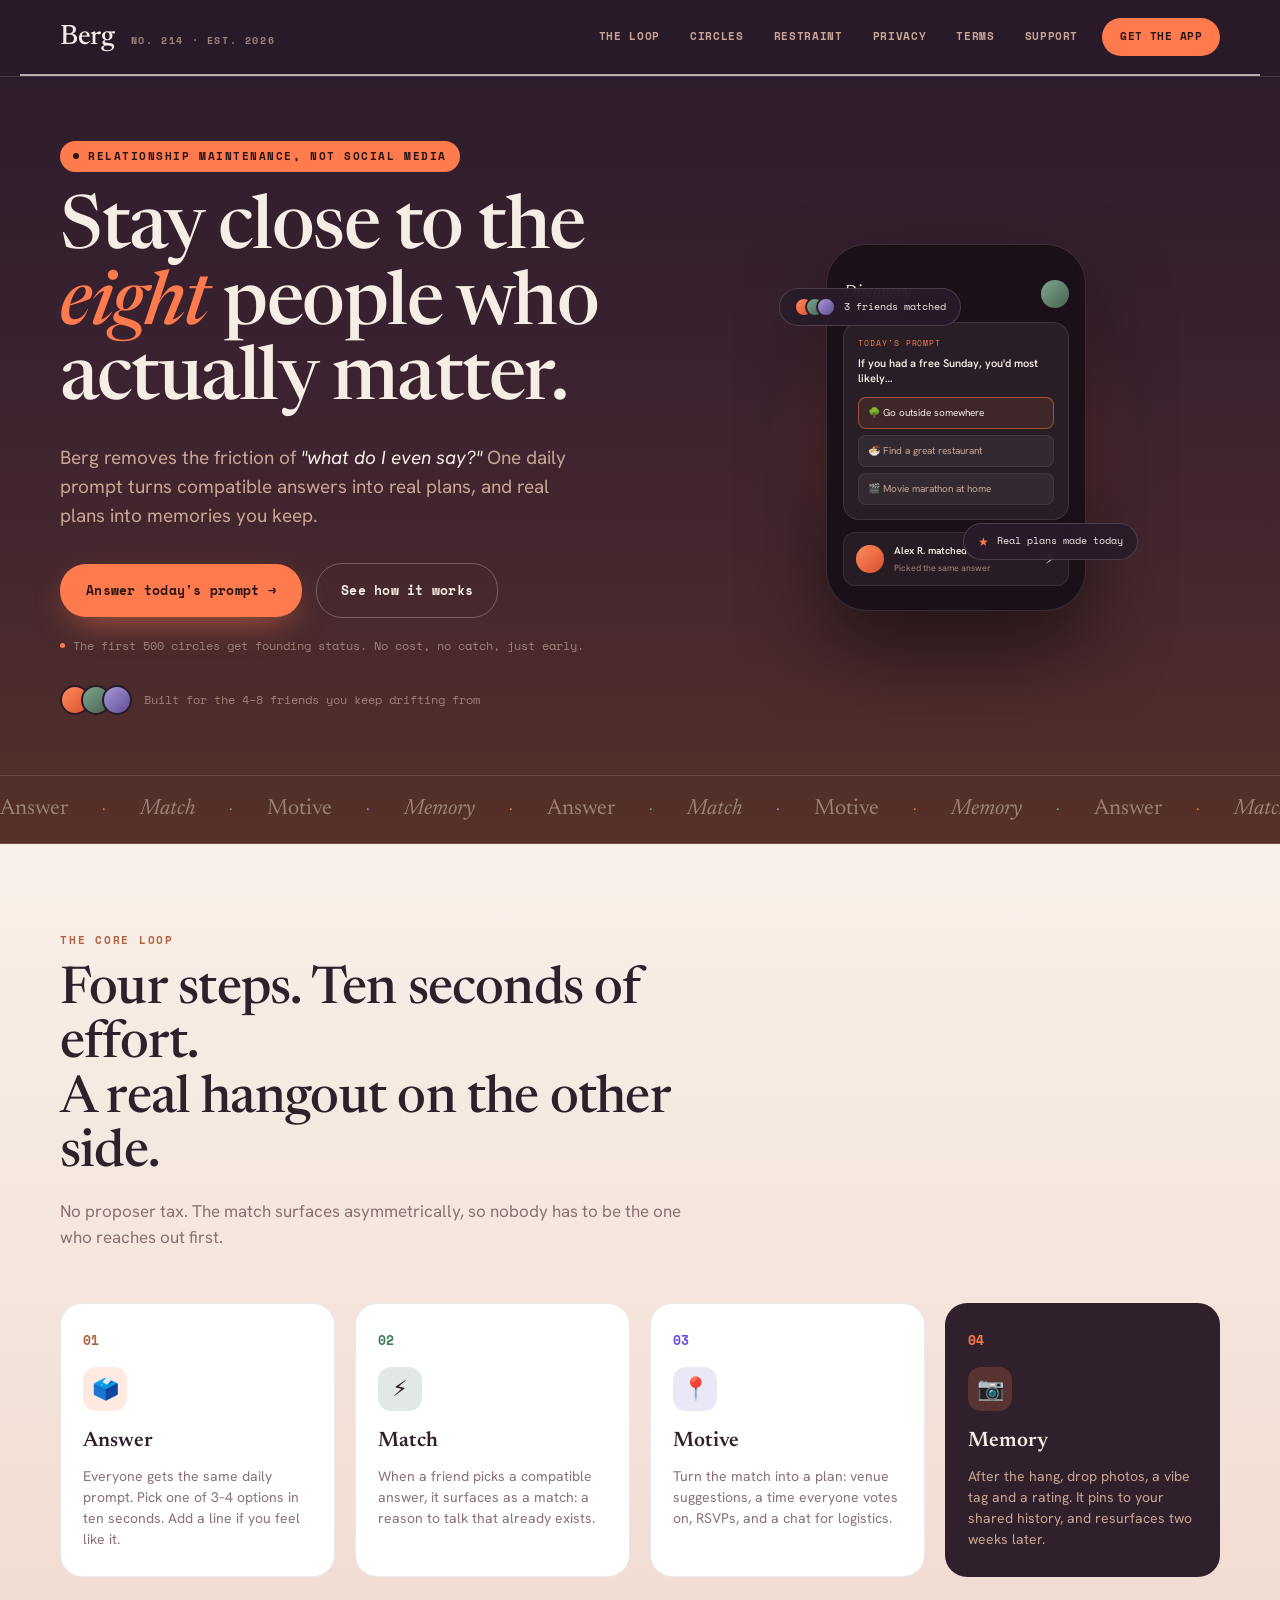
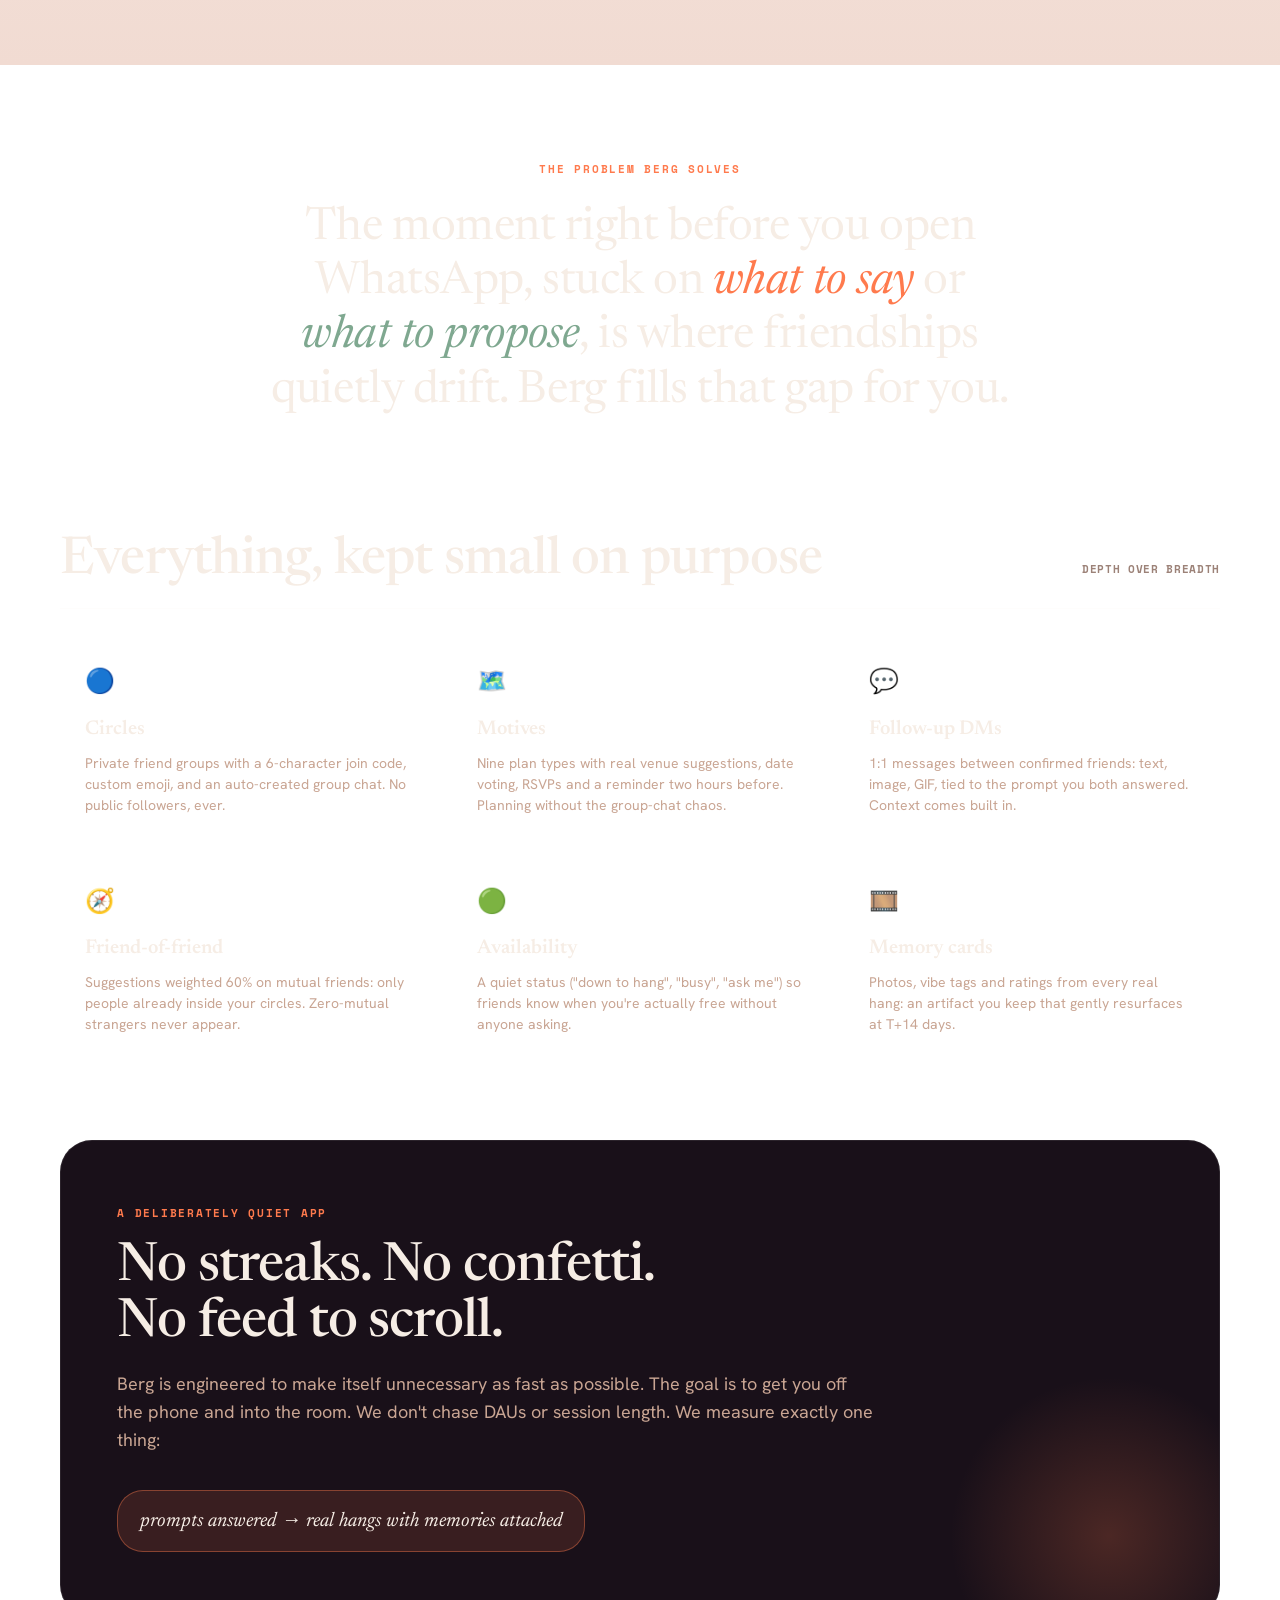
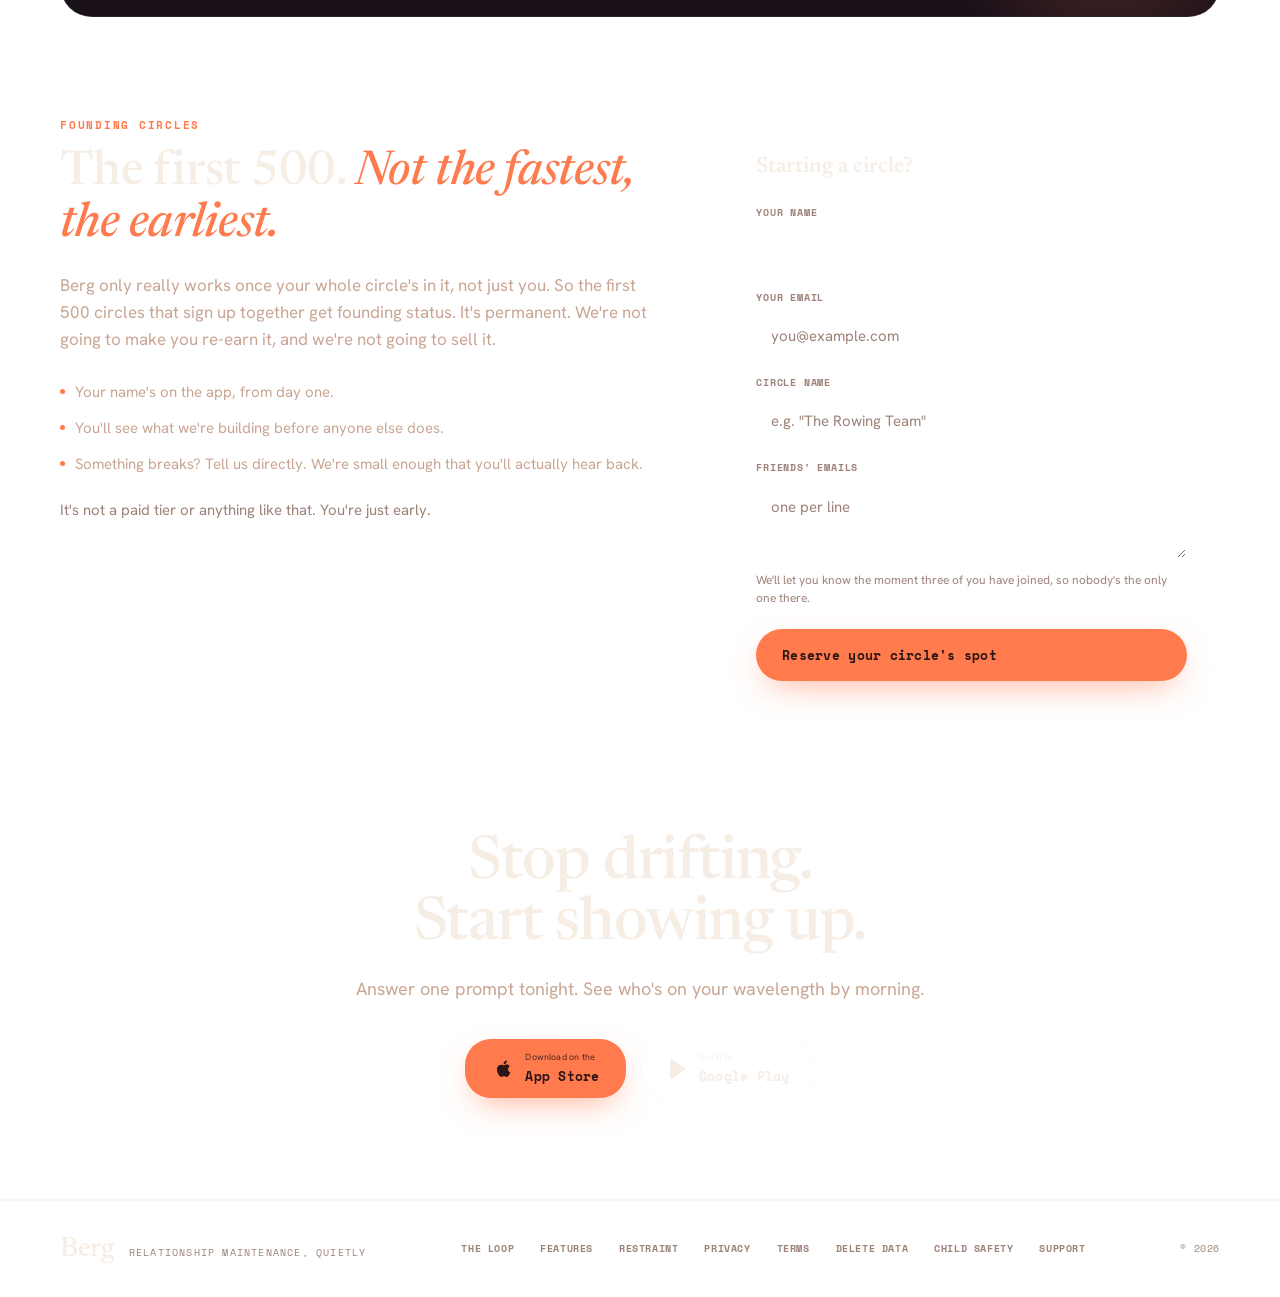
<file: index.html>
<!DOCTYPE html>
<html lang="en">
<head>
  <meta charset="UTF-8" />
  <meta name="viewport" content="width=device-width, initial-scale=1.0" />
  <title>Berg — Stay close to the people who actually matter.</title>
  <meta name="description" content="One daily prompt tells you which friend is actually on the same page. Stop staring at the group chat wondering who'll say something first." />
  <link rel="canonical" href="https://joinberg.app/" />
  <link rel="icon" href="icon.ico" />
  <meta property="og:title" content="Berg — Stay close to the people who actually matter." />
  <meta property="og:description" content="One daily prompt. A real match. A plan on the other side." />
  <meta property="og:type" content="website" />
  <link rel="preconnect" href="https://fonts.googleapis.com" />
  <link rel="preconnect" href="https://fonts.gstatic.com" crossorigin />
  <link href="https://fonts.googleapis.com/css2?family=Newsreader:ital,opsz,wght@0,6..72,400..600;1,6..72,400..500&family=Space+Mono:wght@400;700&family=Hanken+Grotesk:wght@400;500;600;700&display=swap" rel="stylesheet" />
  <link rel="stylesheet" href="styles.css" />
</head>
<body>

  <!-- ── Nav ──────────────────────────────────────────────────────────────── -->
  <nav class="nav" aria-label="Main navigation">
    <div class="nav-inner">
      <div class="nav-brand">
        <span class="nav-wordmark">Berg</span>
        <span class="nav-edition">No. 214 · Est. 2026</span>
      </div>
      <div class="nav-links">
        <a href="#loop">The loop</a>
        <a href="#circles">Circles</a>
        <a href="#restraint">Restraint</a>
        <a href="privacy.html">Privacy</a>
        <a href="terms.html">Terms</a>
        <a href="support.html">Support</a>
      </div>
      <a href="#get" class="nav-cta">Get the app</a>
      <button class="nav-hamburger" aria-label="Open menu" aria-expanded="false">
        <span></span><span></span><span></span>
      </button>
    </div>
    <div class="nav-mobile" aria-hidden="true">
      <a href="#loop">The loop</a>
      <a href="#circles">Circles</a>
      <a href="#restraint">Restraint</a>
      <a href="privacy.html">Privacy</a>
      <a href="terms.html">Terms</a>
      <a href="support.html">Support</a>
      <a href="#get" class="nav-mobile-cta">Get the app</a>
    </div>
  </nav>

  <main>

    <!-- ── Hero ─────────────────────────────────────────────────────────────── -->
    <section class="hero" aria-labelledby="hero-heading">
      <div class="hero-inner">

        <div class="hero-content">
          <div class="hero-eyebrow reveal">
            <span class="hero-eyebrow-dot" aria-hidden="true"></span>
            Relationship maintenance, not social media
          </div>
          <h1 class="hero-headline reveal stagger-1" id="hero-heading">
            Stay close to the <em>eight</em> people who actually matter.
          </h1>
          <p class="hero-sub reveal stagger-2">
            Berg removes the friction of <em class="hero-sub-em">"what do I even say?"</em> One daily prompt turns compatible answers into real plans, and real plans into memories you keep.
          </p>
          <div class="hero-actions reveal stagger-3">
            <a href="#get" class="btn-primary">Answer today's prompt →</a>
            <a href="#loop" class="btn-ghost">See how it works</a>
          </div>
          <p class="hero-founding-note reveal stagger-4">
            <span class="fn-dot" aria-hidden="true"></span>
            The first 500 circles get founding status. No cost, no catch, just early.
          </p>
          <div class="hero-social-proof reveal stagger-4">
            <div class="avatar-stack" aria-hidden="true">
              <span class="av av-orange"></span>
              <span class="av av-green"></span>
              <span class="av av-purple"></span>
            </div>
            <span class="social-proof-text">Built for the 4–8 friends you keep drifting from</span>
          </div>
        </div>

        <div class="hero-visual" aria-hidden="true">
          <div class="hero-glow"></div>
          <div class="phone-float">
            <div class="phone-frame">
              <div class="phone-notch"></div>
              <div class="phone-screen">
                <div class="app-bar">
                  <span class="app-bar-title">Discovery</span>
                  <div class="app-bar-av"></div>
                </div>
                <div class="app-prompt-card">
                  <div class="app-prompt-label">TODAY'S PROMPT</div>
                  <div class="app-prompt-q">If you had a free Sunday, you'd most likely…</div>
                  <div class="app-prompt-opts">
                    <div class="app-opt app-opt--active">🌳 Go outside somewhere</div>
                    <div class="app-opt">🍜 Find a great restaurant</div>
                    <div class="app-opt">🎬 Movie marathon at home</div>
                  </div>
                </div>
                <div class="app-match-row">
                  <div class="app-match-av av-orange-sm"></div>
                  <div class="app-match-text">
                    <div class="app-match-name">Alex R. matched</div>
                    <div class="app-match-sub">Picked the same answer</div>
                  </div>
                  <div class="app-match-badge">⚡</div>
                </div>
              </div>
            </div>
            <!-- floating badges -->
            <div class="float-badge float-badge--tl">
              <div class="fb-avatars">
                <span class="av av-orange av-xs"></span>
                <span class="av av-green av-xs"></span>
                <span class="av av-purple av-xs"></span>
              </div>
              <span>3 friends matched</span>
            </div>
            <div class="float-badge float-badge--br">
              <span class="fb-star">★</span>
              <span>Real plans made today</span>
            </div>
          </div>
        </div>

      </div>
    </section>

    <!-- ── Marquee ────────────────────────────────────────────────────────── -->
    <div class="marquee-strip" aria-hidden="true">
      <div class="marquee-track">
        <span class="marquee-inner">
          <span>Answer</span><span class="dot dot-orange">·</span><em>Match</em><span class="dot dot-green">·</span><span>Motive</span><span class="dot dot-purple">·</span><em>Memory</em><span class="dot dot-orange">·</span><span>Answer</span><span class="dot dot-green">·</span><em>Match</em><span class="dot dot-purple">·</span><span>Motive</span><span class="dot dot-orange">·</span><em>Memory</em><span class="dot dot-green">·</span>
        </span>
        <span class="marquee-inner" aria-hidden="true">
          <span>Answer</span><span class="dot dot-orange">·</span><em>Match</em><span class="dot dot-green">·</span><span>Motive</span><span class="dot dot-purple">·</span><em>Memory</em><span class="dot dot-orange">·</span><span>Answer</span><span class="dot dot-green">·</span><em>Match</em><span class="dot dot-purple">·</span><span>Motive</span><span class="dot dot-orange">·</span><em>Memory</em><span class="dot dot-green">·</span>
        </span>
      </div>
    </div>

    <!-- ── The Loop (light band) ─────────────────────────────────────────── -->
    <section id="loop" class="section-loop" aria-labelledby="loop-heading">
      <div class="container">
        <div class="loop-intro">
          <div class="overline overline-rust reveal">The core loop</div>
          <h2 class="section-heading section-heading-dark reveal stagger-1" id="loop-heading">
            Four steps. Ten seconds of effort.<br />A real hangout on the other side.
          </h2>
          <p class="section-sub section-sub-dark reveal stagger-2">No proposer tax. The match surfaces asymmetrically, so nobody has to be the one who reaches out first.</p>
        </div>

        <div class="loop-grid reveal stagger-2">
          <div class="loop-card">
            <div class="loop-num" style="color:#B0623E;">01</div>
            <div class="loop-icon" style="background:rgba(255,122,77,.16);">🗳️</div>
            <div class="loop-title">Answer</div>
            <p class="loop-desc">Everyone gets the same daily prompt. Pick one of 3–4 options in ten seconds. Add a line if you feel like it.</p>
          </div>
          <div class="loop-card">
            <div class="loop-num" style="color:#3F7D5C;">02</div>
            <div class="loop-icon" style="background:rgba(110,140,123,.2);">⚡</div>
            <div class="loop-title">Match</div>
            <p class="loop-desc">When a friend picks a compatible answer, it surfaces as a match: a reason to talk that already exists.</p>
          </div>
          <div class="loop-card">
            <div class="loop-num" style="color:#6A4CE0;">03</div>
            <div class="loop-icon" style="background:rgba(169,154,216,.24);">📍</div>
            <div class="loop-title">Motive</div>
            <p class="loop-desc">Turn the match into a plan: venue suggestions, a time everyone votes on, RSVPs, and a chat for logistics.</p>
          </div>
          <div class="loop-card loop-card--dark">
            <div class="loop-num" style="color:#FF7A4D;">04</div>
            <div class="loop-icon" style="background:rgba(255,122,77,.2);">📷</div>
            <div class="loop-title" style="color:#F6EDE5;">Memory</div>
            <p class="loop-desc" style="color:#C9A593;">After the hang, drop photos, a vibe tag and a rating. It pins to your shared history, and resurfaces two weeks later.</p>
          </div>
        </div>
      </div>
    </section>

    <!-- ── Pull quote ─────────────────────────────────────────────────────── -->
    <section class="section-quote">
      <div class="container container-sm">
        <div class="overline overline-orange reveal">The problem Berg solves</div>
        <blockquote class="pull-quote reveal stagger-1">
          The moment right before you open WhatsApp, stuck on <em>what to say</em> or <em class="em-green">what to propose</em>, is where friendships quietly drift. Berg fills that gap for you.
        </blockquote>
      </div>
    </section>

    <!-- ── Features ──────────────────────────────────────────────────────── -->
    <section id="circles" class="section-features" aria-labelledby="features-heading">
      <div class="container">
        <div class="features-header reveal">
          <h2 class="section-heading reveal" id="features-heading">Everything, kept small on purpose</h2>
          <span class="features-sub">Depth over breadth</span>
        </div>

        <div class="features-grid">
          <div class="feat-card reveal">
            <div class="feat-icon">🔵</div>
            <div class="feat-title">Circles</div>
            <p class="feat-desc">Private friend groups with a 6-character join code, custom emoji, and an auto-created group chat. No public followers, ever.</p>
          </div>
          <div class="feat-card reveal stagger-1">
            <div class="feat-icon">🗺️</div>
            <div class="feat-title">Motives</div>
            <p class="feat-desc">Nine plan types with real venue suggestions, date voting, RSVPs and a reminder two hours before. Planning without the group-chat chaos.</p>
          </div>
          <div class="feat-card reveal stagger-2">
            <div class="feat-icon">💬</div>
            <div class="feat-title">Follow-up DMs</div>
            <p class="feat-desc">1:1 messages between confirmed friends: text, image, GIF, tied to the prompt you both answered. Context comes built in.</p>
          </div>
          <div class="feat-card reveal">
            <div class="feat-icon">🧭</div>
            <div class="feat-title">Friend-of-friend</div>
            <p class="feat-desc">Suggestions weighted 60% on mutual friends: only people already inside your circles. Zero-mutual strangers never appear.</p>
          </div>
          <div class="feat-card reveal stagger-1">
            <div class="feat-icon">🟢</div>
            <div class="feat-title">Availability</div>
            <p class="feat-desc">A quiet status ("down to hang", "busy", "ask me") so friends know when you're actually free without anyone asking.</p>
          </div>
          <div class="feat-card reveal stagger-2">
            <div class="feat-icon">🎞️</div>
            <div class="feat-title">Memory cards</div>
            <p class="feat-desc">Photos, vibe tags and ratings from every real hang: an artifact you keep that gently resurfaces at T+14 days.</p>
          </div>
        </div>
      </div>
    </section>

    <!-- ── Restraint manifesto ────────────────────────────────────────────── -->
    <section id="restraint" class="section-restraint" aria-labelledby="restraint-heading">
      <div class="container">
        <div class="restraint-card reveal">
          <div class="restraint-glow" aria-hidden="true"></div>
          <div class="restraint-body">
            <div class="overline overline-orange">A deliberately quiet app</div>
            <h2 class="restraint-heading" id="restraint-heading">No streaks. No confetti.<br />No feed to scroll.</h2>
            <p class="restraint-sub">Berg is engineered to make itself unnecessary as fast as possible. The goal is to get you off the phone and into the room. We don't chase DAUs or session length. We measure exactly one thing:</p>
            <div class="restraint-metric">
              <span>prompts answered → real hangs with memories attached</span>
            </div>
          </div>
        </div>
      </div>
    </section>

    <!-- ── Founding circles ──────────────────────────────────────────────── -->
    <section id="founding" class="section-founding" aria-labelledby="founding-heading">
      <div class="container">
        <div class="founding-inner">

          <div class="founding-pitch">
            <div class="overline overline-orange reveal">Founding circles</div>
            <h2 class="founding-heading reveal stagger-1" id="founding-heading">The first 500. <em>Not the fastest, the earliest.</em></h2>
            <p class="founding-body reveal stagger-2">Berg only really works once your whole circle's in it, not just you. So the first 500 circles that sign up together get founding status. It's permanent. We're not going to make you re-earn it, and we're not going to sell it.</p>

            <div class="founding-perks reveal stagger-3">
              <div class="founding-perk">Your name's on the app, from day one.</div>
              <div class="founding-perk">You'll see what we're building before anyone else does.</div>
              <div class="founding-perk">Something breaks? Tell us directly. We're small enough that you'll actually hear back.</div>
            </div>

            <p class="founding-cost reveal stagger-3">It's not a paid tier or anything like that. You're just early.</p>

            <p class="founding-count reveal stagger-4" id="founding-count" aria-live="polite"></p>
          </div>

          <div class="founding-form-card reveal stagger-2">
            <div class="founding-form-title">Starting a circle?</div>
            <form id="founding-form" novalidate>
              <div class="field">
                <label for="fc-name">Your name</label>
                <input id="fc-name" name="starterName" type="text" autocomplete="name" required maxlength="100" />
              </div>
              <div class="field">
                <label for="fc-email">Your email</label>
                <input id="fc-email" name="starterEmail" type="email" autocomplete="email" required maxlength="200" placeholder="you@example.com" />
              </div>
              <div class="field">
                <label for="fc-circle">Circle name</label>
                <input id="fc-circle" name="circleName" type="text" required maxlength="100" placeholder="e.g. &quot;The Rowing Team&quot;" />
              </div>
              <div class="field">
                <label for="fc-friends">Friends' emails</label>
                <textarea id="fc-friends" name="friendEmails" required placeholder="one per line"></textarea>
                <p class="field-hint">We'll let you know the moment three of you have joined, so nobody's the only one there.</p>
              </div>
              <!-- Honeypot — real visitors never see this field; a bot filling every input blind does. -->
              <div class="hp-field" aria-hidden="true">
                <label for="fc-company">Company</label>
                <input id="fc-company" name="company" type="text" tabindex="-1" autocomplete="off" />
              </div>
              <button type="submit" class="btn-primary founding-submit" id="founding-submit">Reserve your circle's spot</button>
            </form>
            <div id="founding-msg" role="status"></div>
          </div>

        </div>
      </div>
    </section>

    <!-- ── Final CTA ──────────────────────────────────────────────────────── -->
    <section class="section-cta" id="get" aria-labelledby="cta-heading">
      <div class="container container-sm" style="text-align:center;">
        <h2 class="cta-heading reveal" id="cta-heading">Stop drifting.<br />Start showing up.</h2>
        <p class="cta-sub reveal stagger-1">Answer one prompt tonight. See who's on your wavelength by morning.</p>
        <div class="cta-actions reveal stagger-2">
          <a href="https://apps.apple.com/us/app/berg/id6768094340" class="btn-primary btn-store" aria-label="Download on the App Store">
            <svg class="btn-store-icon" viewBox="0 0 24 24" fill="currentColor" aria-hidden="true"><path d="M17.05 12.34c-.02-2.06 1.68-3.05 1.76-3.1-.96-1.4-2.45-1.6-2.98-1.62-1.27-.13-2.48.75-3.12.75-.65 0-1.63-.73-2.68-.71-1.38.02-2.65.8-3.36 2.03-1.43 2.48-.37 6.16 1.03 8.18.68.98 1.5 2.09 2.57 2.05 1.03-.04 1.42-.67 2.67-.67 1.24 0 1.6.67 2.68.65 1.11-.02 1.81-1 2.48-1.99.78-1.14 1.11-2.25 1.12-2.3-.02-.01-2.15-.83-2.17-3.27ZM14.98 6.15c.56-.68.94-1.62.83-2.57-.81.04-1.8.55-2.38 1.22-.52.6-.97 1.57-.85 2.49.9.07 1.83-.46 2.4-1.14Z"/></svg>
            <span>
              <span class="btn-store-eyebrow">Download on the</span>
              App Store
            </span>
          </a>
          <a href="https://play.google.com/store/apps/details?id=app.berg.social" class="btn-ghost btn-store" aria-label="Get it on Google Play">
            <svg class="btn-store-icon" viewBox="0 0 24 24" fill="currentColor" aria-hidden="true"><path d="M5 3.5c0-.5.28-.96.73-1.19a1.36 1.36 0 0 1 1.4.09l12.5 8.5c.4.27.62.71.62 1.1s-.22.83-.62 1.1l-12.5 8.5a1.36 1.36 0 0 1-1.4.09A1.35 1.35 0 0 1 5 20.5v-17Z"/></svg>
            <span>
              <span class="btn-store-eyebrow">Get it on</span>
              Google Play
            </span>
          </a>
        </div>
      </div>
    </section>

  </main>

  <!-- ── Footer ─────────────────────────────────────────────────────────────── -->
  <footer class="footer" aria-label="Site footer">
    <div class="footer-inner container">
      <div class="footer-brand">
        <span class="nav-wordmark">Berg</span>
        <span class="footer-tagline">Relationship maintenance, quietly</span>
      </div>
      <div class="footer-links">
        <a href="#loop">The loop</a>
        <a href="#circles">Features</a>
        <a href="#restraint">Restraint</a>
        <a href="privacy.html">Privacy</a>
        <a href="terms.html">Terms</a>
        <a href="delete-data.html">Delete data</a>
        <a href="csae-standards.html">Child safety</a>
        <a href="support.html">Support</a>
      </div>
      <span class="footer-copy">© 2026</span>
    </div>
  </footer>

  <script>
    // Scroll reveal
    const reveals = document.querySelectorAll('.reveal');
    const io = new IntersectionObserver(
      entries => entries.forEach(e => {
        if (e.isIntersecting) { e.target.classList.add('revealed'); io.unobserve(e.target); }
      }),
      { threshold: 0.1 }
    );
    reveals.forEach(el => io.observe(el));
    if (window.matchMedia('(prefers-reduced-motion: reduce)').matches) {
      reveals.forEach(el => el.classList.add('revealed'));
    }

    // Mobile nav
    const hamburger = document.querySelector('.nav-hamburger');
    const mobileNav = document.querySelector('.nav-mobile');
    hamburger.addEventListener('click', () => {
      const open = hamburger.getAttribute('aria-expanded') === 'true';
      hamburger.setAttribute('aria-expanded', String(!open));
      mobileNav.setAttribute('aria-hidden', String(open));
      hamburger.classList.toggle('open');
      mobileNav.classList.toggle('open');
    });
    mobileNav.querySelectorAll('a').forEach(a => a.addEventListener('click', () => {
      hamburger.setAttribute('aria-expanded', 'false');
      mobileNav.setAttribute('aria-hidden', 'true');
      hamburger.classList.remove('open');
      mobileNav.classList.remove('open');
    }));

    // Founding circles — live count + capture form
    (function () {
      const API_BASE = 'https://api.joinberg.app';
      const countEl = document.getElementById('founding-count');
      const form = document.getElementById('founding-form');
      const msgEl = document.getElementById('founding-msg');
      const submitBtn = document.getElementById('founding-submit');

      function renderCount(n) {
        if (typeof n !== 'number') return;
        countEl.innerHTML = '<strong>' + n.toLocaleString() + '</strong> circle' + (n === 1 ? '' : 's') + ' ' + (n === 1 ? 'has' : 'have') + ' claimed founding status.';
      }

      // Silent on failure — an empty line here reads better than a broken one.
      fetch(API_BASE + '/api/founding-circles/count')
        .then(r => r.ok ? r.json() : null)
        .then(data => { if (data) renderCount(data.count); })
        .catch(() => {});

      function showMsg(text, kind) {
        msgEl.textContent = text;
        msgEl.className = 'form-msg ' + (kind === 'error' ? 'form-msg--error' : 'form-msg--success');
      }

      form.addEventListener('submit', function (e) {
        e.preventDefault();
        msgEl.textContent = '';
        msgEl.className = 'form-msg';

        const starterName = form.starterName.value.trim();
        const starterEmail = form.starterEmail.value.trim();
        const circleName = form.circleName.value.trim();
        const friendEmails = form.friendEmails.value
          .split(/[\n,]/)
          .map(s => s.trim())
          .filter(Boolean);
        const emailRe = /^[^\s@]+@[^\s@]+\.[^\s@]+$/;

        if (!starterName) return showMsg('Enter your name.', 'error');
        if (!emailRe.test(starterEmail)) return showMsg('Enter a valid email for yourself.', 'error');
        if (!circleName) return showMsg("Enter your circle's name.", 'error');
        if (friendEmails.length === 0) return showMsg("Add at least one friend's email.", 'error');
        if (friendEmails.length > 20) return showMsg('20 friends max per circle.', 'error');
        const badEmail = friendEmails.find(e => !emailRe.test(e));
        if (badEmail) return showMsg('"' + badEmail + '" doesn\'t look like a valid email.', 'error');

        submitBtn.disabled = true;
        submitBtn.textContent = 'Reserving…';

        fetch(API_BASE + '/api/founding-circles', {
          method: 'POST',
          headers: { 'Content-Type': 'application/json' },
          body: JSON.stringify({
            starterName,
            starterEmail,
            circleName,
            friendEmails,
            company: form.company.value, // honeypot — always empty for real visitors
          }),
        })
          .then(async (r) => {
            if (!r.ok) {
              const body = await r.json().catch(() => ({}));
              throw new Error(body.error || 'Something went wrong. Try again.');
            }
            return r.json();
          })
          .then((data) => {
            form.reset();
            form.hidden = true;
            const label = data.isFounding
              ? "You're founding circle <strong>#" + data.position + "</strong>. We'll be in touch."
              : "You're circle <strong>#" + data.position + "</strong>, just past the first 500, but you're in. We'll be in touch.";
            msgEl.innerHTML = label;
            msgEl.className = 'form-msg form-msg--success';
            renderCount(data.position); // fine to trust our own just-assigned position immediately
          })
          .catch((err) => {
            showMsg(err.message || 'Something went wrong. Try again.', 'error');
          })
          .finally(() => {
            submitBtn.disabled = false;
            submitBtn.textContent = "Reserve your circle's spot";
          });
      });
    })();
  </script>

</body>
</html>
</file>
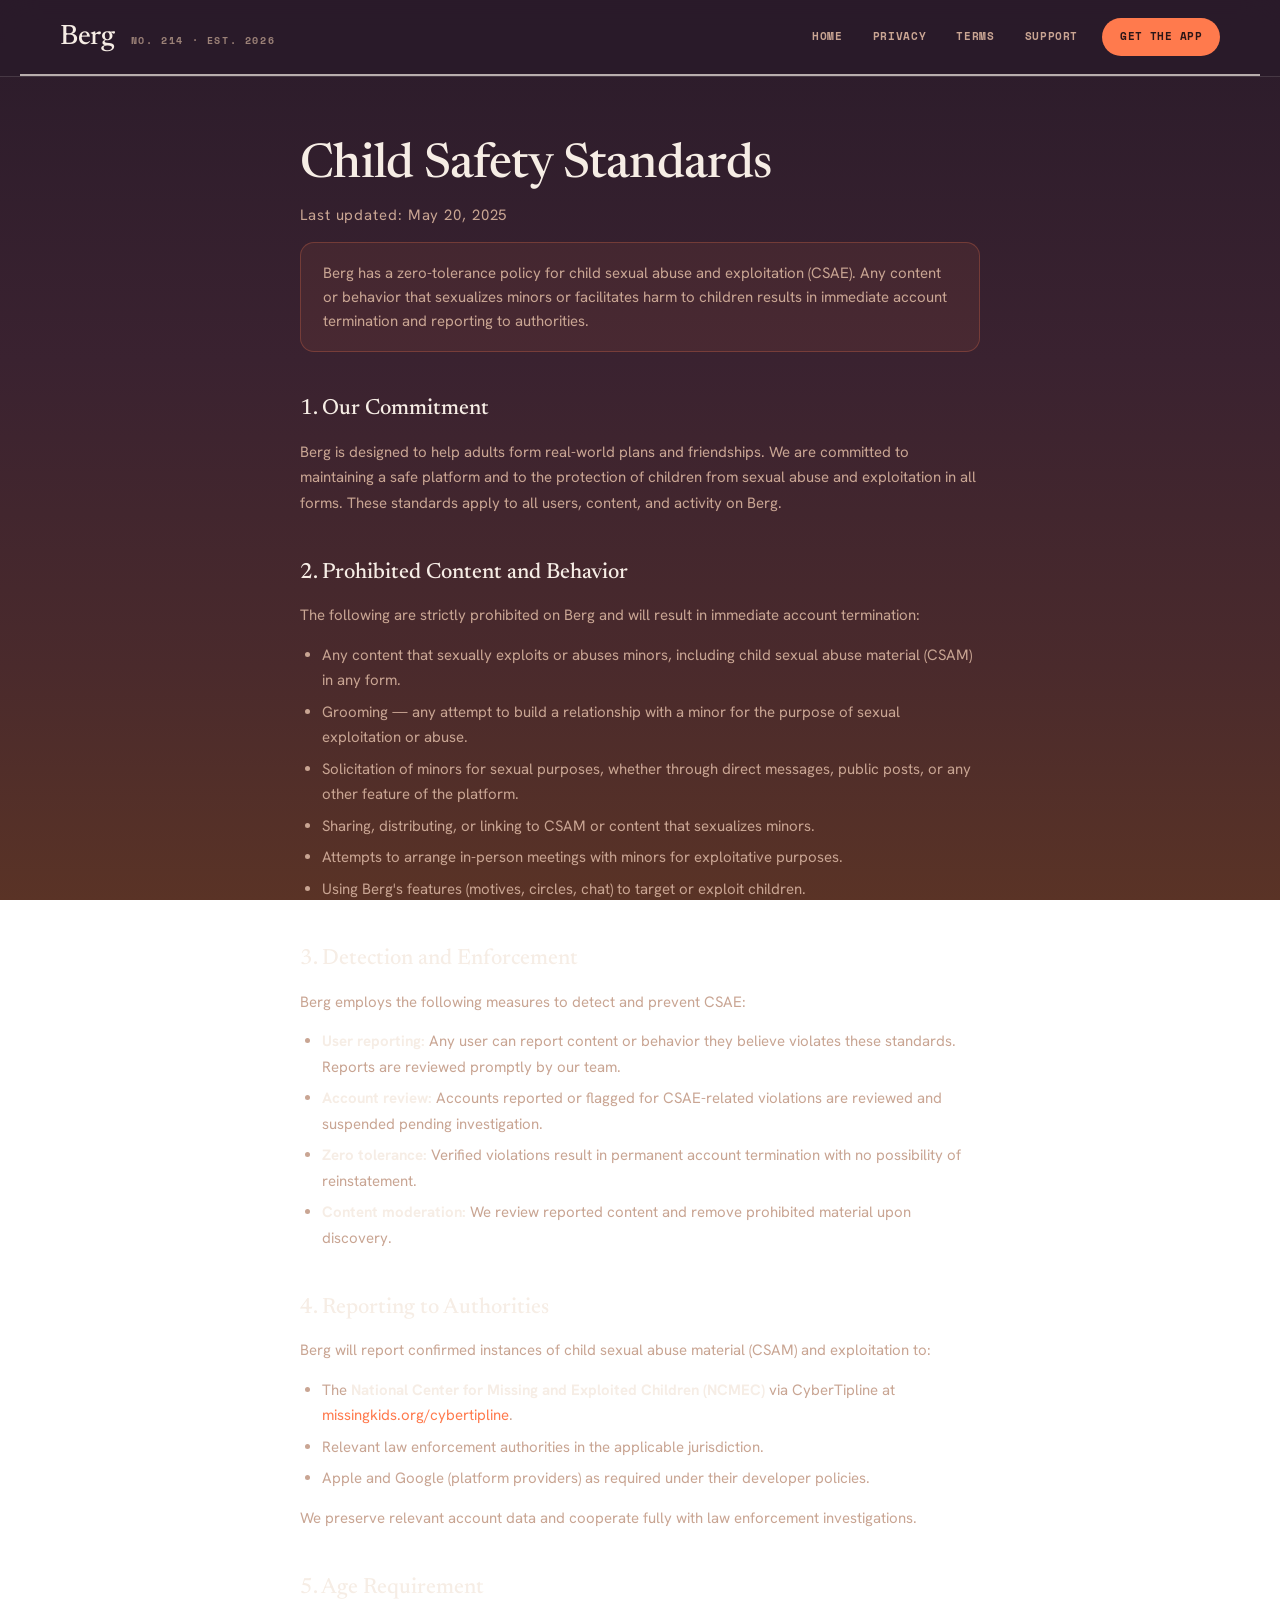
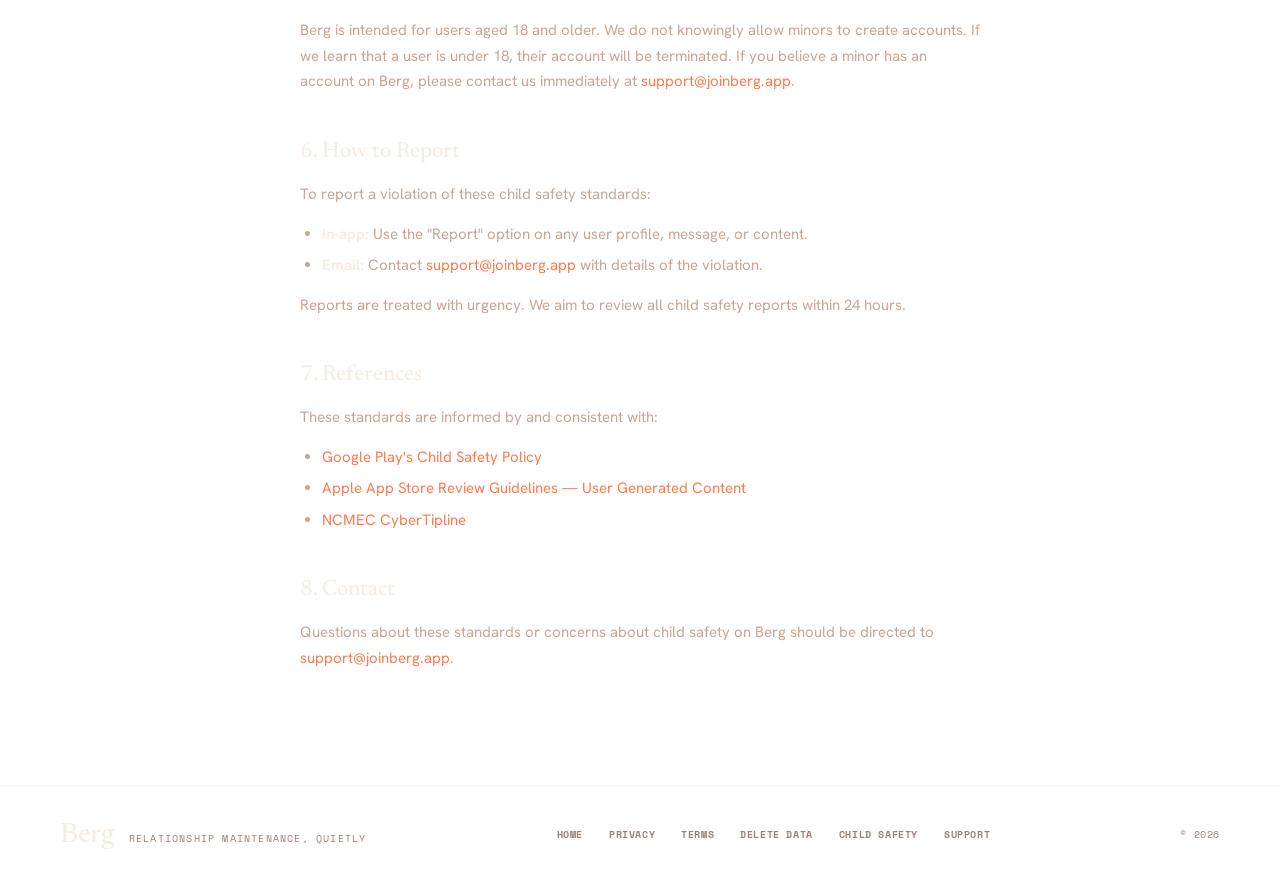
<file: csae-standards.html>
<!doctype html>
<html lang="en">
  <head>
    <meta charset="UTF-8" />
    <meta name="viewport" content="width=device-width, initial-scale=1.0" />
    <title>Child Safety Standards — Berg</title>
    <meta
      name="description"
      content="Berg's standards and policies against child sexual abuse and exploitation (CSAE)." />
    <link rel="canonical" href="https://joinberg.app/csae-standards.html" />
    <link rel="icon" href="icon.ico" />
    <link rel="stylesheet" href="styles.css" />
  </head>
  <body>
    <nav class="nav" aria-label="Main navigation">
      <div class="nav-inner">
        <div class="nav-brand">
          <a href="index.html" style="color: inherit; text-decoration: none"
            ><span class="nav-wordmark">Berg</span></a
          >
          <span class="nav-edition">No. 214 · Est. 2026</span>
        </div>
        <div class="nav-links">
          <a href="index.html">Home</a>
          <a href="privacy.html">Privacy</a>
          <a href="terms.html">Terms</a>
          <a href="support.html">Support</a>
        </div>
        <a href="index.html" class="nav-cta">Get the app</a>
        <button
          class="nav-hamburger"
          aria-label="Open menu"
          aria-expanded="false">
          <span></span><span></span><span></span>
        </button>
      </div>
      <div class="nav-mobile" aria-hidden="true">
        <a href="index.html">Home</a>
        <a href="privacy.html">Privacy</a>
        <a href="terms.html">Terms</a>
        <a href="support.html">Support</a>
        <a href="index.html" class="nav-mobile-cta">Get the app</a>
      </div>
    </nav>

    <main>
      <div class="legal-page">
        <h1>Child Safety Standards</h1>
        <p class="legal-meta">Last updated: May 20, 2025</p>

        <div class="legal-highlight">
          Berg has a zero-tolerance policy for child sexual abuse and
          exploitation (CSAE). Any content or behavior that sexualizes minors or
          facilitates harm to children results in immediate account termination
          and reporting to authorities.
        </div>

        <h2>1. Our Commitment</h2>
        <p>
          Berg is designed to help adults form real-world plans and friendships.
          We are committed to maintaining a safe platform and to the protection
          of children from sexual abuse and exploitation in all forms. These
          standards apply to all users, content, and activity on Berg.
        </p>

        <h2>2. Prohibited Content and Behavior</h2>
        <p>
          The following are strictly prohibited on Berg and will result in
          immediate account termination:
        </p>
        <ul>
          <li>
            Any content that sexually exploits or abuses minors, including child
            sexual abuse material (CSAM) in any form.
          </li>
          <li>
            Grooming — any attempt to build a relationship with a minor for the
            purpose of sexual exploitation or abuse.
          </li>
          <li>
            Solicitation of minors for sexual purposes, whether through direct
            messages, public posts, or any other feature of the platform.
          </li>
          <li>
            Sharing, distributing, or linking to CSAM or content that sexualizes
            minors.
          </li>
          <li>
            Attempts to arrange in-person meetings with minors for exploitative
            purposes.
          </li>
          <li>
            Using Berg's features (motives, circles, chat) to target or exploit
            children.
          </li>
        </ul>

        <h2>3. Detection and Enforcement</h2>
        <p>Berg employs the following measures to detect and prevent CSAE:</p>
        <ul>
          <li>
            <strong>User reporting:</strong> Any user can report content or
            behavior they believe violates these standards. Reports are reviewed
            promptly by our team.
          </li>
          <li>
            <strong>Account review:</strong> Accounts reported or flagged for
            CSAE-related violations are reviewed and suspended pending
            investigation.
          </li>
          <li>
            <strong>Zero tolerance:</strong> Verified violations result in
            permanent account termination with no possibility of reinstatement.
          </li>
          <li>
            <strong>Content moderation:</strong> We review reported content and
            remove prohibited material upon discovery.
          </li>
        </ul>

        <h2>4. Reporting to Authorities</h2>
        <p>
          Berg will report confirmed instances of child sexual abuse material
          (CSAM) and exploitation to:
        </p>
        <ul>
          <li>
            The
            <strong
              >National Center for Missing and Exploited Children
              (NCMEC)</strong
            >
            via CyberTipline at
            <a
              href="https://www.missingkids.org/gethelpnow/cybertipline"
              target="_blank"
              rel="noopener noreferrer"
              >missingkids.org/cybertipline</a
            >.
          </li>
          <li>
            Relevant law enforcement authorities in the applicable jurisdiction.
          </li>
          <li>
            Apple and Google (platform providers) as required under their
            developer policies.
          </li>
        </ul>
        <p>
          We preserve relevant account data and cooperate fully with law
          enforcement investigations.
        </p>

        <h2>5. Age Requirement</h2>
        <p>
          Berg is intended for users aged 18 and older. We do not knowingly
          allow minors to create accounts. If we learn that a user is under 18,
          their account will be terminated. If you believe a minor has an
          account on Berg, please contact us immediately at
          <a href="mailto:support@joinberg.app">support@joinberg.app</a>.
        </p>

        <h2>6. How to Report</h2>
        <p>To report a violation of these child safety standards:</p>
        <ul>
          <li>
            <strong>In-app:</strong> Use the "Report" option on any user
            profile, message, or content.
          </li>
          <li>
            <strong>Email:</strong> Contact
            <a href="mailto:support@joinberg.app">support@joinberg.app</a> with
            details of the violation.
          </li>
        </ul>
        <p>
          Reports are treated with urgency. We aim to review all child safety
          reports within 24 hours.
        </p>

        <h2>7. References</h2>
        <p>These standards are informed by and consistent with:</p>
        <ul>
          <li>
            <a
              href="https://support.google.com/googleplay/android-developer/answer/14747720"
              target="_blank"
              rel="noopener noreferrer"
              >Google Play's Child Safety Policy</a
            >
          </li>
          <li>
            <a
              href="https://developer.apple.com/app-store/review/guidelines/#user-generated-content"
              target="_blank"
              rel="noopener noreferrer"
              >Apple App Store Review Guidelines — User Generated Content</a
            >
          </li>
          <li>
            <a
              href="https://www.missingkids.org/gethelpnow/cybertipline"
              target="_blank"
              rel="noopener noreferrer"
              >NCMEC CyberTipline</a
            >
          </li>
        </ul>

        <h2>8. Contact</h2>
        <p>
          Questions about these standards or concerns about child safety on Berg
          should be directed to
          <a href="mailto:support@joinberg.app">support@joinberg.app</a>.
        </p>
      </div>
    </main>

    <footer class="footer" aria-label="Site footer">
      <div class="footer-inner container">
        <div class="footer-brand">
          <span class="nav-wordmark">Berg</span>
          <span class="footer-tagline">Relationship maintenance, quietly</span>
        </div>
        <div class="footer-links">
          <a href="index.html">Home</a>
          <a href="privacy.html">Privacy</a>
          <a href="terms.html">Terms</a>
          <a href="delete-data.html">Delete data</a>
          <a href="csae-standards.html">Child safety</a>
          <a href="support.html">Support</a>
        </div>
        <span class="footer-copy">© 2026</span>
      </div>
    </footer>

    <script>
      const hamburger = document.querySelector(".nav-hamburger");
      const mobileNav = document.querySelector(".nav-mobile");
      hamburger.addEventListener("click", () => {
        const open = hamburger.getAttribute("aria-expanded") === "true";
        hamburger.setAttribute("aria-expanded", String(!open));
        mobileNav.setAttribute("aria-hidden", String(open));
        hamburger.classList.toggle("open");
        mobileNav.classList.toggle("open");
      });
    </script>
  </body>
</html>
</file>
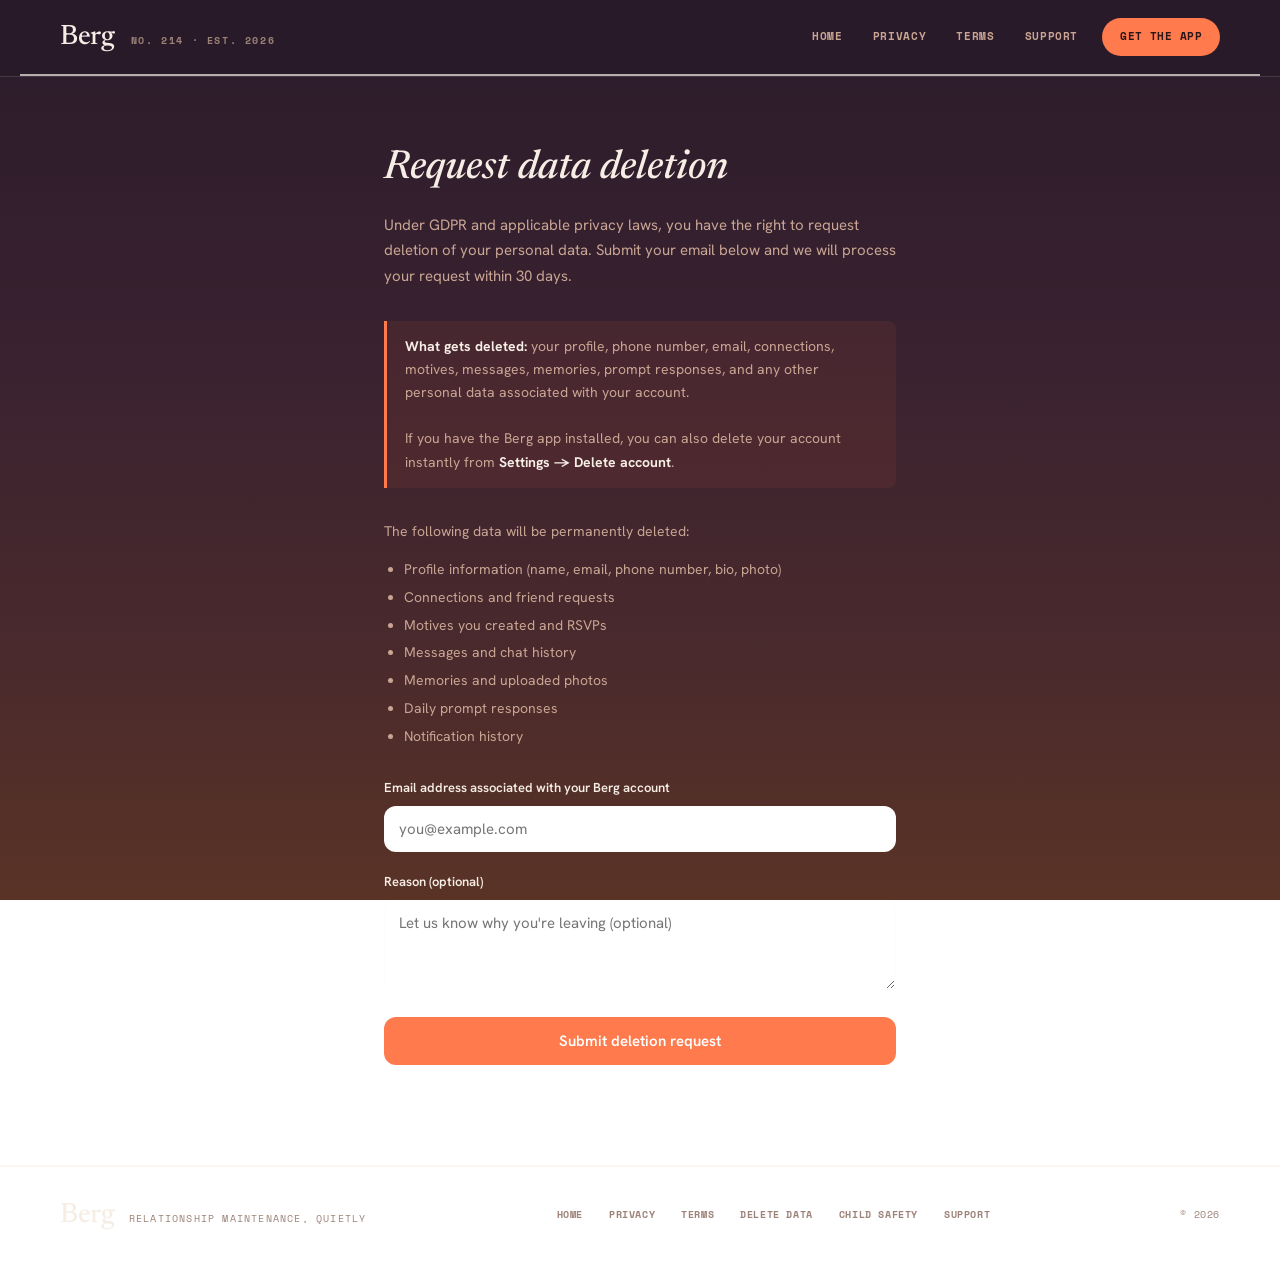
<file: delete-data.html>
<!doctype html>
<html lang="en">
  <head>
    <meta charset="UTF-8" />
    <meta name="viewport" content="width=device-width, initial-scale=1.0" />
    <title>Request Data Deletion — Berg</title>
    <meta
      name="description"
      content="Submit a request to delete your Berg account and all associated personal data." />
    <link rel="canonical" href="https://joinberg.app/delete-data" />
    <link rel="icon" href="icon.ico" />
    <link rel="stylesheet" href="styles.css" />
    <style>
      .delete-page {
        max-width: 560px;
        margin: 0 auto;
        padding: 60px 24px 100px;
      }
      .delete-page h1 {
        font-family: var(--ff-serif);
        font-size: clamp(28px, 4vw, 40px);
        font-style: italic;
        font-weight: 500;
        color: var(--text);
        margin-bottom: 12px;
      }
      .delete-page .subtitle {
        font-size: 15px;
        color: var(--text-sec);
        line-height: 1.7;
        margin-bottom: 32px;
      }
      .notice {
        background: rgba(255, 107, 53, 0.07);
        border-left: 3px solid var(--accent);
        border-radius: 0 8px 8px 0;
        padding: 14px 18px;
        margin-bottom: 32px;
        font-size: 14px;
        color: var(--text-sec);
        line-height: 1.65;
      }
      .notice strong {
        color: var(--text);
      }
      .form-group {
        margin-bottom: 20px;
      }
      .form-group label {
        display: block;
        font-size: 13px;
        font-weight: 600;
        color: var(--text);
        margin-bottom: 7px;
      }
      .form-group input,
      .form-group textarea {
        width: 100%;
        padding: 12px 14px;
        border: 1.5px solid var(--border);
        border-radius: 12px;
        font-family: var(--ff-body);
        font-size: 15px;
        color: var(--text);
        background: #fff;
        outline: none;
        transition: border-color 0.15s;
      }
      .form-group input:focus,
      .form-group textarea:focus {
        border-color: var(--accent);
      }
      .form-group textarea {
        min-height: 90px;
        resize: vertical;
      }
      .submit-btn {
        width: 100%;
        padding: 14px;
        background: var(--accent);
        color: #fff;
        border: none;
        border-radius: 12px;
        font-family: var(--ff-body);
        font-size: 15px;
        font-weight: 600;
        cursor: pointer;
        transition:
          background 0.15s,
          opacity 0.15s;
      }
      .submit-btn:hover {
        background: #cc5233;
      }
      .submit-btn:disabled {
        opacity: 0.6;
        cursor: not-allowed;
      }
      .success-box {
        display: none;
        background: rgba(34, 197, 94, 0.08);
        border: 1.5px solid rgba(34, 197, 94, 0.3);
        border-radius: 12px;
        padding: 20px 22px;
        text-align: center;
      }
      .success-box h2 {
        font-family: var(--ff-serif);
        font-size: 20px;
        font-style: italic;
        color: var(--text);
        margin-bottom: 8px;
      }
      .success-box p {
        font-size: 14px;
        color: var(--text-sec);
        line-height: 1.65;
      }
      .error-msg {
        display: none;
        color: #dc2626;
        font-size: 13px;
        margin-top: 10px;
      }
      .data-list {
        margin: 16px 0 0 20px;
      }
      .data-list li {
        font-size: 14px;
        color: var(--text-sec);
        line-height: 1.7;
        margin-bottom: 4px;
      }
    </style>
  </head>
  <body>
    <nav class="nav" aria-label="Main navigation">
      <div class="nav-inner">
        <div class="nav-brand">
          <a href="index.html" style="color:inherit;text-decoration:none;"><span class="nav-wordmark">Berg</span></a>
          <span class="nav-edition">No. 214 · Est. 2026</span>
        </div>
        <div class="nav-links">
          <a href="index.html">Home</a>
          <a href="privacy.html">Privacy</a>
          <a href="terms.html">Terms</a>
          <a href="support.html">Support</a>
        </div>
        <a href="index.html" class="nav-cta">Get the app</a>
        <button class="nav-hamburger" aria-label="Open menu" aria-expanded="false">
          <span></span><span></span><span></span>
        </button>
      </div>
      <div class="nav-mobile" aria-hidden="true">
        <a href="index.html">Home</a>
        <a href="privacy.html">Privacy</a>
        <a href="terms.html">Terms</a>
        <a href="support.html">Support</a>
        <a href="index.html" class="nav-mobile-cta">Get the app</a>
      </div>
    </nav>

    <main>
      <div class="delete-page">
        <h1>Request data deletion</h1>
        <p class="subtitle">
          Under GDPR and applicable privacy laws, you have the right to request
          deletion of your personal data. Submit your email below and we will
          process your request within 30 days.
        </p>

        <div class="notice">
          <strong>What gets deleted:</strong> your profile, phone number, email,
          connections, motives, messages, memories, prompt responses, and any
          other personal data associated with your account.<br /><br />
          If you have the Berg app installed, you can also delete your account
          instantly from
          <strong>Settings → Delete account</strong>.
        </div>

        <p style="font-size: 14px; color: var(--text-sec); margin-bottom: 6px">
          The following data will be permanently deleted:
        </p>
        <ul class="data-list">
          <li>Profile information (name, email, phone number, bio, photo)</li>
          <li>Connections and friend requests</li>
          <li>Motives you created and RSVPs</li>
          <li>Messages and chat history</li>
          <li>Memories and uploaded photos</li>
          <li>Daily prompt responses</li>
          <li>Notification history</li>
        </ul>

        <br />

        <form id="deleteForm">
          <div class="form-group">
            <label for="email"
              >Email address associated with your Berg account</label
            >
            <input
              type="email"
              id="email"
              name="email"
              required
              placeholder="you@example.com"
              autocomplete="email" />
          </div>
          <div class="form-group">
            <label for="reason">Reason (optional)</label>
            <textarea
              id="reason"
              name="reason"
              placeholder="Let us know why you're leaving (optional)"
              maxlength="500"></textarea>
          </div>
          <button type="submit" class="submit-btn" id="submitBtn">
            Submit deletion request
          </button>
          <p class="error-msg" id="errorMsg">
            Something went wrong. Please email us at
            <a href="mailto:support@joinberg.app">support@joinberg.app</a>.
          </p>
        </form>

        <div class="success-box" id="successBox">
          <h2>Request received</h2>
          <p>
            We've received your deletion request and will process it within 30
            days. You'll receive a confirmation email at the address you
            provided.
          </p>
        </div>
      </div>
    </main>

    <footer class="footer" aria-label="Site footer">
      <div class="footer-inner container">
        <div class="footer-brand">
          <span class="nav-wordmark">Berg</span>
          <span class="footer-tagline">Relationship maintenance, quietly</span>
        </div>
        <div class="footer-links">
          <a href="index.html">Home</a>
          <a href="privacy.html">Privacy</a>
          <a href="terms.html">Terms</a>
          <a href="delete-data.html">Delete data</a>
          <a href="csae-standards.html">Child safety</a>
          <a href="support.html">Support</a>
        </div>
        <span class="footer-copy">© 2026</span>
      </div>
    </footer>

    <script>
      // Mobile nav
      const hamburger = document.querySelector(".nav-hamburger");
      const mobileNav = document.querySelector(".nav-mobile");
      hamburger.addEventListener("click", () => {
        const open = hamburger.getAttribute("aria-expanded") === "true";
        hamburger.setAttribute("aria-expanded", String(!open));
        mobileNav.setAttribute("aria-hidden", String(open));
        hamburger.classList.toggle("open");
        mobileNav.classList.toggle("open");
      });

      const API_URL = "https://api.joinberg.app";

      document
        .getElementById("deleteForm")
        .addEventListener("submit", async function (e) {
          e.preventDefault();
          const email = document.getElementById("email").value.trim();
          const reason = document.getElementById("reason").value.trim();
          const btn = document.getElementById("submitBtn");
          const errMsg = document.getElementById("errorMsg");

          btn.disabled = true;
          btn.textContent = "Submitting…";
          errMsg.style.display = "none";

          try {
            const res = await fetch(`${API_URL}/api/users/deletion-request`, {
              method: "POST",
              headers: { "Content-Type": "application/json" },
              body: JSON.stringify({ email, reason: reason || undefined }),
            });

            if (!res.ok) throw new Error("Request failed");

            document.getElementById("deleteForm").style.display = "none";
            document.getElementById("successBox").style.display = "block";
          } catch {
            btn.disabled = false;
            btn.textContent = "Submit deletion request";
            errMsg.style.display = "block";
          }
        });
    </script>
  </body>
</html>
</file>
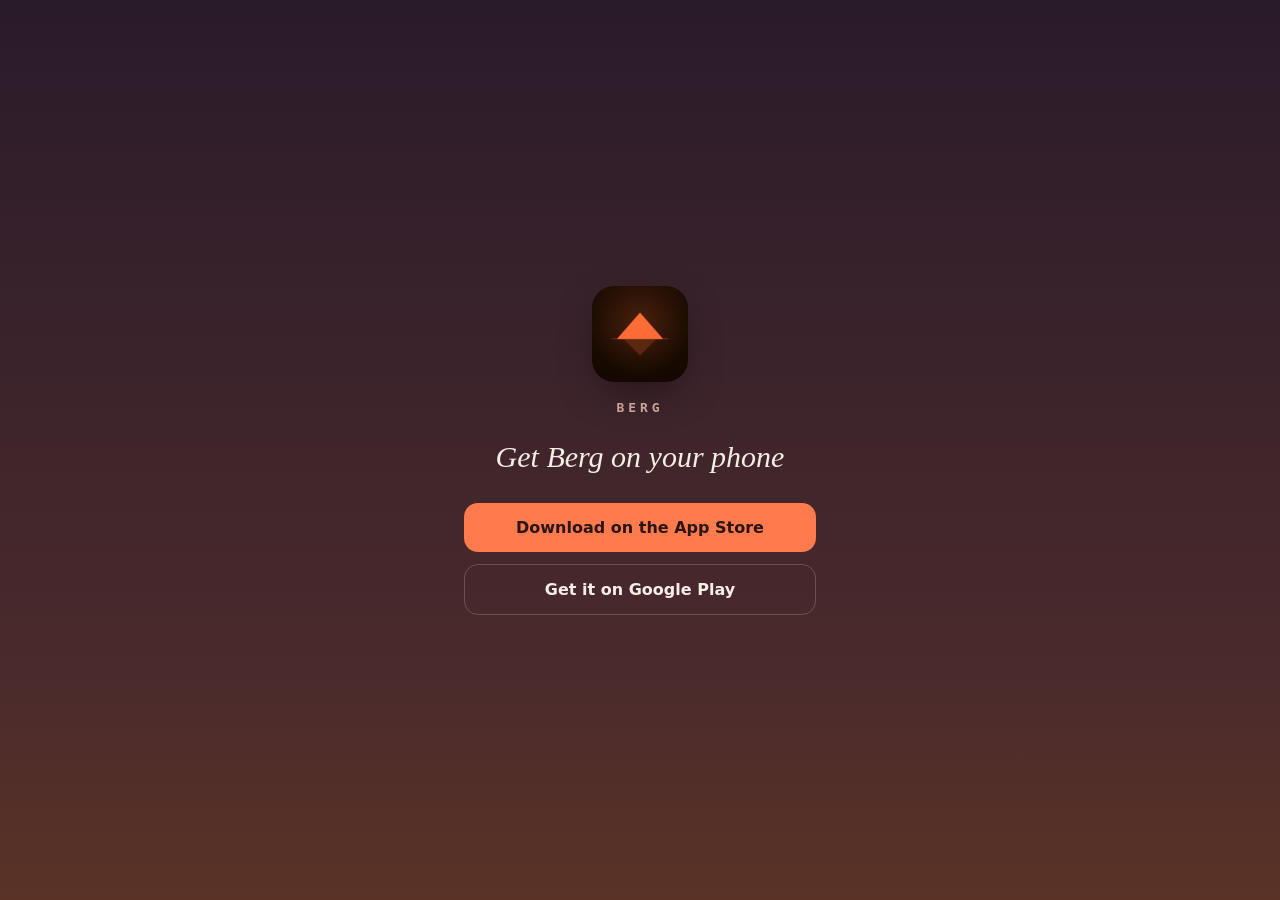
<file: download.html>
<!DOCTYPE html>
<html lang="en">
<head>
  <meta charset="UTF-8" />
  <meta name="viewport" content="width=device-width, initial-scale=1.0" />
  <title>Get Berg</title>
  <meta name="description" content="Download Berg on the App Store or Google Play." />
  <meta name="robots" content="noindex" />
  <meta property="og:title" content="Get Berg" />
  <meta property="og:description" content="One question a day, answered with the people you actually care about." />
  <meta property="og:type" content="website" />
  <meta property="og:image" content="https://joinberg.app/icon.png" />
  <link rel="icon" href="/icon.ico" />
  <style>
    * { box-sizing: border-box; margin: 0; padding: 0; }
    body {
      min-height: 100vh;
      background: linear-gradient(180deg, #2A1B2A 0%, #4A2A2C 74%, #5A3326 100%) fixed;
      color: #F6EDE5;
      font-family: system-ui, -apple-system, sans-serif;
      display: flex; align-items: center; justify-content: center;
    }
    .wrap { max-width: 400px; width: 100%; padding: 32px 24px; text-align: center; }
    .logo { display: block; width: 96px; height: 96px; margin: 0 auto 18px; border-radius: 22px; box-shadow: 0 14px 40px -12px rgba(0,0,0,0.5); }
    .wordmark { font-family: monospace; font-weight: 700; letter-spacing: 0.3em; font-size: 13px; color: #C9A593; }
    h1 { margin-top: 24px; font-family: Georgia, serif; font-style: italic; font-weight: 500; font-size: 30px; line-height: 1.2; }
    .actions { margin-top: 28px; display: flex; flex-direction: column; gap: 12px; }
    .btn {
      display: block; padding: 15px 20px; border-radius: 14px;
      font-weight: 600; font-size: 16px; text-decoration: none;
      background: #FF7A4D; color: #2A1517;
    }
    .btn.secondary { background: transparent; color: #F6EDE5; border: 1px solid rgba(246,237,229,0.2); }
    [hidden] { display: none !important; }
  </style>
</head>
<body>
  <!-- Visible only if the redirect doesn't happen (desktop, or JS disabled). -->
  <main class="wrap">
    <img class="logo" src="/icon.png" alt="Berg" width="96" height="96" />
    <div class="wordmark">BERG</div>
    <h1 id="title">Get Berg</h1>
    <div class="actions">
      <a class="btn" id="btn-ios" href="https://apps.apple.com/us/app/berg/id6768094340">Download on the App Store</a>
      <a class="btn secondary" id="btn-android" href="https://play.google.com/store/apps/details?id=app.berg.social">Get it on Google Play</a>
    </div>
  </main>

  <script>
  (function () {
    var APP_STORE = 'https://apps.apple.com/us/app/berg/id6768094340';
    var PLAY_ID = 'app.berg.social';
    var $ = function (id) { return document.getElementById(id); };

    // Optional campaign tag: /download?ref=instagram → Play Store gets utm_source=instagram
    var ref = new URLSearchParams(location.search).get('ref');
    var playUrl = 'https://play.google.com/store/apps/details?id=' + PLAY_ID +
      (ref ? '&referrer=' + encodeURIComponent('utm_source=' + ref) : '');
    $('btn-android').href = playUrl;

    var ua = navigator.userAgent || '';
    var isAndroid = /Android/i.test(ua);
    var isIOS = /iPhone|iPad|iPod/i.test(ua) || (navigator.platform === 'MacIntel' && navigator.maxTouchPoints > 1);

    if (isAndroid) {
      $('btn-ios').hidden = true;
      $('btn-android').className = 'btn';
      location.replace(playUrl);
    } else if (isIOS) {
      $('btn-android').hidden = true;
      location.replace(APP_STORE);
    } else {
      $('title').textContent = 'Get Berg on your phone';
    }
  })();
  </script>
</body>
</html>
</file>
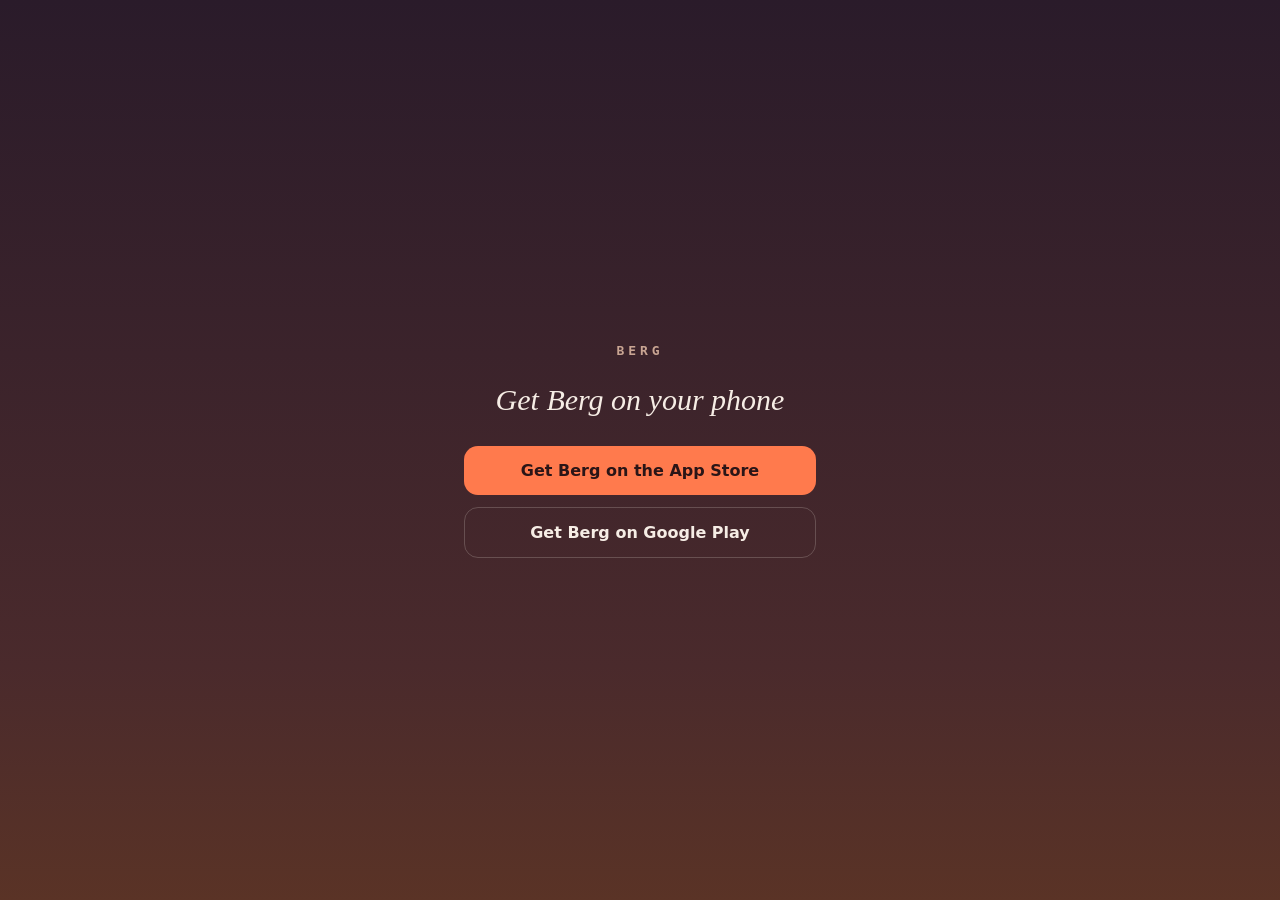
<file: join.html>
<!DOCTYPE html>
<html lang="en">
<head>
  <meta charset="UTF-8" />
  <meta name="viewport" content="width=device-width, initial-scale=1.0" />
  <title>You're invited to Berg</title>
  <meta name="description" content="A friend invited you to Berg — one question a day, answered with the people you actually care about." />
  <meta name="robots" content="noindex" />
  <!-- Link previews (WhatsApp / iMessage) are fetched without running JS, so they still get
       these tags even though real visitors are redirected straight away. -->
  <meta property="og:title" content="You're invited to Berg" />
  <meta property="og:description" content="Answer today's question with me — see if we pick the same." />
  <meta property="og:type" content="website" />
  <meta property="og:image" content="https://joinberg.app/icon.png" />
  <link rel="icon" href="/icon.ico" />
  <style>
    * { box-sizing: border-box; margin: 0; padding: 0; }
    body {
      min-height: 100vh;
      background: linear-gradient(180deg, #2A1B2A 0%, #4A2A2C 74%, #5A3326 100%) fixed;
      color: #F6EDE5;
      font-family: system-ui, -apple-system, sans-serif;
      display: flex; align-items: center; justify-content: center;
    }
    .wrap { max-width: 400px; width: 100%; padding: 32px 24px; text-align: center; }
    .wordmark { font-family: monospace; font-weight: 700; letter-spacing: 0.3em; font-size: 13px; color: #C9A593; }
    h1 { margin-top: 24px; font-family: Georgia, serif; font-style: italic; font-weight: 500; font-size: 30px; line-height: 1.2; }
    .actions { margin-top: 28px; display: flex; flex-direction: column; gap: 12px; }
    .btn {
      display: block; padding: 15px 20px; border-radius: 14px;
      font-weight: 600; font-size: 16px; text-decoration: none;
      background: #FF7A4D; color: #2A1517;
    }
    .btn.secondary { background: transparent; color: #F6EDE5; border: 1px solid rgba(246,237,229,0.2); }
    .code { margin-top: 22px; font-size: 13px; color: #9C8278; }
    .code strong { display: block; margin-top: 6px; font-family: monospace; font-size: 20px; letter-spacing: 0.2em; color: #F6EDE5; }
    [hidden] { display: none !important; }
  </style>
</head>
<body>
  <!-- Shown only if the redirect doesn't happen (desktop, or an in-app browser that blocks it). -->
  <main class="wrap">
    <div class="wordmark">BERG</div>
    <h1 id="title">Opening Berg…</h1>
    <div class="actions">
      <a class="btn" id="btn-ios" href="https://apps.apple.com/us/app/berg/id6768094340">Get Berg on the App Store</a>
      <a class="btn" id="btn-android" href="https://play.google.com/store/apps/details?id=app.berg.social">Get Berg on Google Play</a>
    </div>
    <p class="code" id="code-box" hidden>Your invite code — enter it when you sign up:<strong id="code"></strong></p>
  </main>

  <script>
  (function () {
    var PLAY_ID = 'app.berg.social';
    var APP_STORE = 'https://apps.apple.com/us/app/berg/id6768094340';

    // Netlify rewrites /join/<code> and /join/circle/<code> to this file; the original path
    // is still in location.pathname.
    var parts = location.pathname.split('/').filter(Boolean);
    var isCircle = parts[1] === 'circle';
    var rawCode = isCircle ? parts[2] : parts[1];
    var code = rawCode && /^[A-Za-z0-9_-]{3,32}$/.test(rawCode) ? rawCode.toUpperCase() : null;

    var ua = navigator.userAgent || '';
    var isAndroid = /Android/i.test(ua);
    var isIOS = /iPhone|iPad|iPod/i.test(ua) || (navigator.platform === 'MacIntel' && navigator.maxTouchPoints > 1);
    var $ = function (id) { return document.getElementById(id); };

    // Android: the Play link carries the code in `referrer`, which the app reads on first
    // launch (Play Install Referrer) — that's how the invite survives the install. intent://
    // opens the app directly if it's installed, otherwise falls back to that Play link.
    var referrer = code ? (isCircle ? 'circle=' : 'invite=') + code : '';
    var playUrl = 'https://play.google.com/store/apps/details?id=' + PLAY_ID +
      (referrer ? '&referrer=' + encodeURIComponent(referrer) : '');
    var appPath = code ? (isCircle ? 'join/circle/' + code : 'join/' + code) : '';
    var androidUrl = code
      ? 'intent://' + appPath + '#Intent;scheme=berg;package=' + PLAY_ID +
        ';S.browser_fallback_url=' + encodeURIComponent(playUrl) + ';end'
      : playUrl;
    $('btn-android').href = androidUrl;

    if (code) {
      $('code').textContent = code;
      $('code-box').hidden = false;
    }

    // If Berg is installed, iOS opens /join/* in the app via universal links before this page
    // ever loads — so reaching it on iPhone means "not installed" (or an in-app browser).
    if (isAndroid) {
      $('btn-ios').hidden = true;
      location.replace(androidUrl);
    } else if (isIOS) {
      $('btn-android').hidden = true;
      // iOS has no install referrer, so record this click (network + screen size + code) for
      // the freshly installed app to claim on first launch. sendBeacon with text/plain is a
      // "simple" request — no CORS preflight — and is delivered even as the page navigates.
      if (code && navigator.sendBeacon) {
        var w = Math.round(screen.width), h = Math.round(screen.height);
        var body = JSON.stringify({
          kind: isCircle ? 'circle' : 'friend',
          code: code,
          screen: Math.min(w, h) + 'x' + Math.max(w, h),
        });
        try {
          navigator.sendBeacon('https://api.joinberg.app/api/invite-clicks',
            new Blob([body], { type: 'text/plain' }));
        } catch (e) { /* the code in the message is the fallback */ }
      }
      location.replace(APP_STORE);
    } else {
      $('title').textContent = 'Get Berg on your phone';
      $('btn-android').className = 'btn secondary';
    }
  })();
  </script>
</body>
</html>
</file>
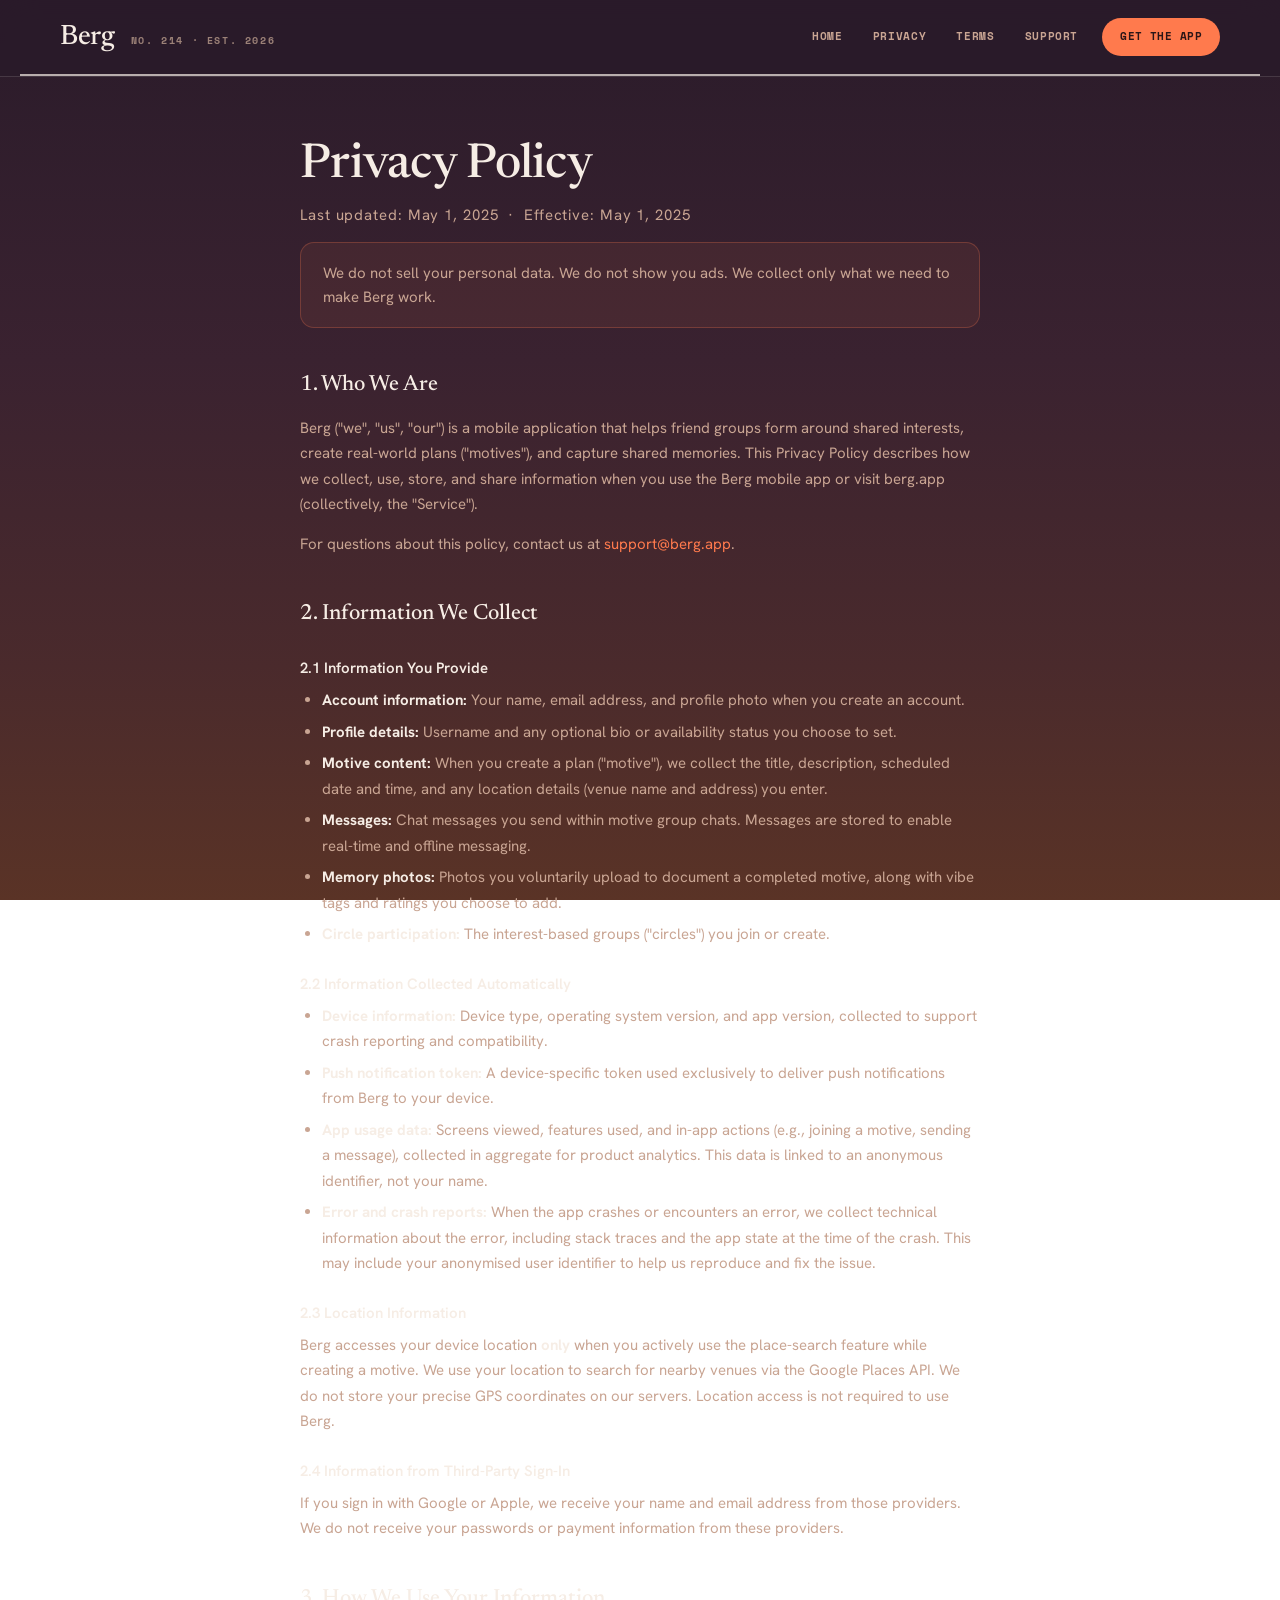
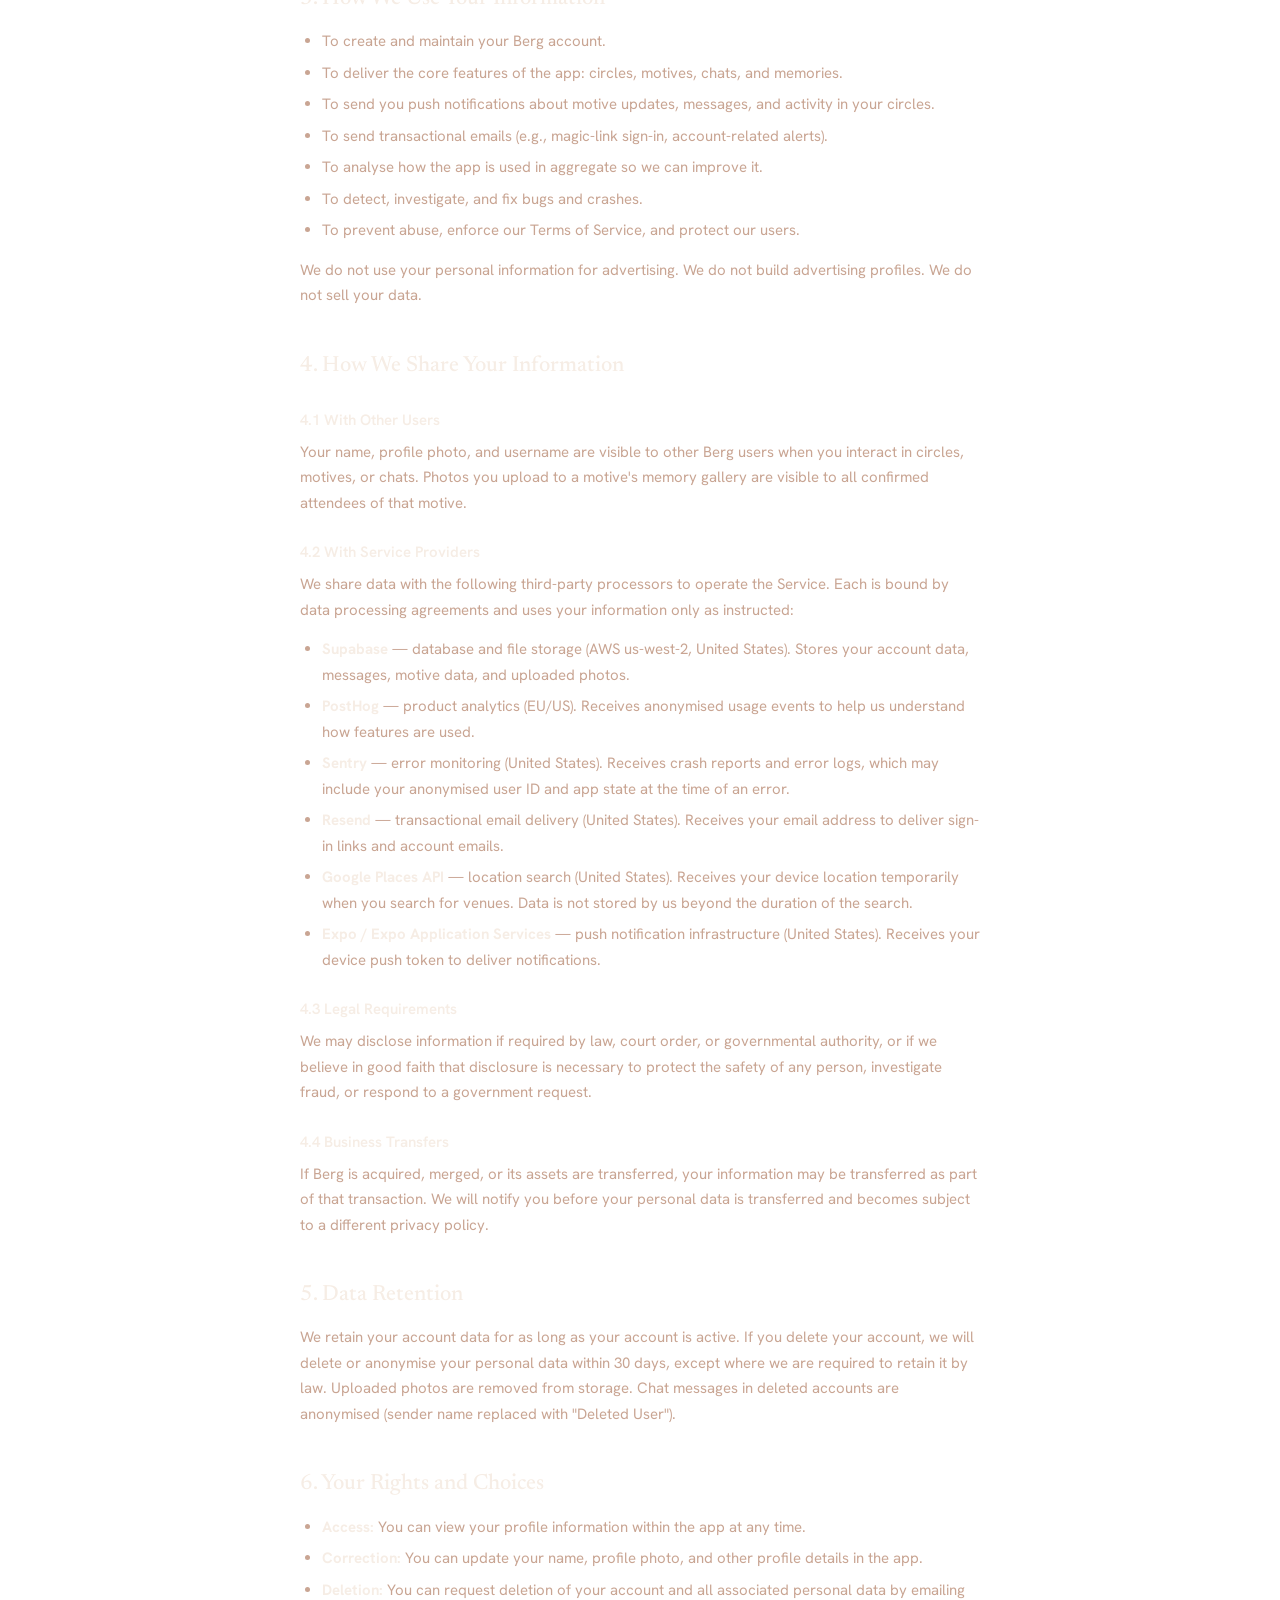
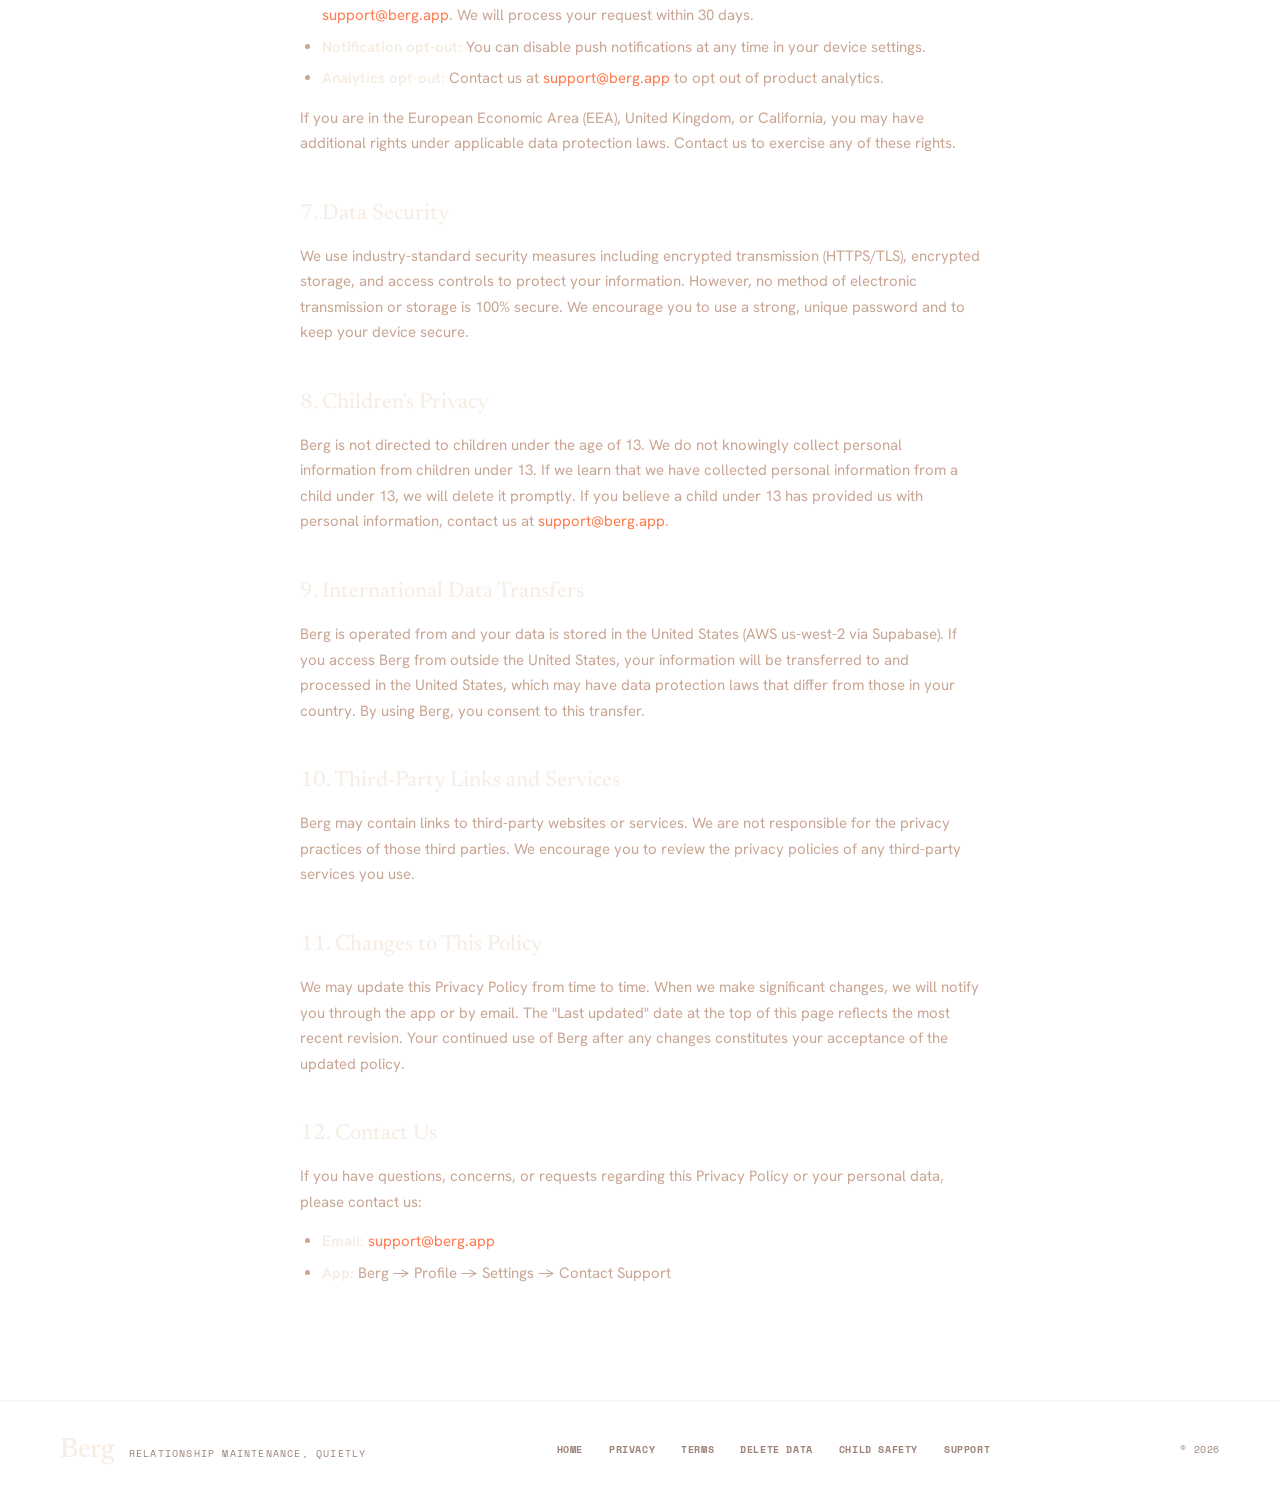
<file: privacy.html>
<!doctype html>
<html lang="en">
  <head>
    <meta charset="UTF-8" />
    <meta name="viewport" content="width=device-width, initial-scale=1.0" />
    <title>Privacy Policy — Berg</title>
    <meta
      name="description"
      content="Berg Privacy Policy — how we collect, use, and protect your personal information." />
    <link rel="canonical" href="https://joinberg.app/privacy.html" />
    <link rel="icon" href="icon.ico" />
    <link rel="stylesheet" href="styles.css" />
  </head>
  <body>
    <nav class="nav" aria-label="Main navigation">
      <div class="nav-inner">
        <div class="nav-brand">
          <a href="index.html" style="color: inherit; text-decoration: none"
            ><span class="nav-wordmark">Berg</span></a
          >
          <span class="nav-edition">No. 214 · Est. 2026</span>
        </div>
        <div class="nav-links">
          <a href="index.html">Home</a>
          <a href="privacy.html">Privacy</a>
          <a href="terms.html">Terms</a>
          <a href="support.html">Support</a>
        </div>
        <a href="index.html" class="nav-cta">Get the app</a>
        <button
          class="nav-hamburger"
          aria-label="Open menu"
          aria-expanded="false">
          <span></span><span></span><span></span>
        </button>
      </div>
      <div class="nav-mobile" aria-hidden="true">
        <a href="index.html">Home</a>
        <a href="privacy.html">Privacy</a>
        <a href="terms.html">Terms</a>
        <a href="support.html">Support</a>
        <a href="index.html" class="nav-mobile-cta">Get the app</a>
      </div>
    </nav>

    <main>
      <div class="legal-page">
        <h1>Privacy Policy</h1>
        <p class="legal-meta">
          Last updated: May 1, 2025 &nbsp;·&nbsp; Effective: May 1, 2025
        </p>

        <div class="legal-highlight">
          We do not sell your personal data. We do not show you ads. We collect
          only what we need to make Berg work.
        </div>

        <h2>1. Who We Are</h2>
        <p>
          Berg ("we", "us", "our") is a mobile application that helps friend
          groups form around shared interests, create real-world plans
          ("motives"), and capture shared memories. This Privacy Policy
          describes how we collect, use, store, and share information when you
          use the Berg mobile app or visit berg.app (collectively, the
          "Service").
        </p>
        <p>
          For questions about this policy, contact us at
          <a href="mailto:support@berg.app">support@berg.app</a>.
        </p>

        <h2>2. Information We Collect</h2>

        <h3>2.1 Information You Provide</h3>
        <ul>
          <li>
            <strong>Account information:</strong> Your name, email address, and
            profile photo when you create an account.
          </li>
          <li>
            <strong>Profile details:</strong> Username and any optional bio or
            availability status you choose to set.
          </li>
          <li>
            <strong>Motive content:</strong> When you create a plan ("motive"),
            we collect the title, description, scheduled date and time, and any
            location details (venue name and address) you enter.
          </li>
          <li>
            <strong>Messages:</strong> Chat messages you send within motive
            group chats. Messages are stored to enable real-time and offline
            messaging.
          </li>
          <li>
            <strong>Memory photos:</strong> Photos you voluntarily upload to
            document a completed motive, along with vibe tags and ratings you
            choose to add.
          </li>
          <li>
            <strong>Circle participation:</strong> The interest-based groups
            ("circles") you join or create.
          </li>
        </ul>

        <h3>2.2 Information Collected Automatically</h3>
        <ul>
          <li>
            <strong>Device information:</strong> Device type, operating system
            version, and app version, collected to support crash reporting and
            compatibility.
          </li>
          <li>
            <strong>Push notification token:</strong> A device-specific token
            used exclusively to deliver push notifications from Berg to your
            device.
          </li>
          <li>
            <strong>App usage data:</strong> Screens viewed, features used, and
            in-app actions (e.g., joining a motive, sending a message),
            collected in aggregate for product analytics. This data is linked to
            an anonymous identifier, not your name.
          </li>
          <li>
            <strong>Error and crash reports:</strong> When the app crashes or
            encounters an error, we collect technical information about the
            error, including stack traces and the app state at the time of the
            crash. This may include your anonymised user identifier to help us
            reproduce and fix the issue.
          </li>
        </ul>

        <h3>2.3 Location Information</h3>
        <p>
          Berg accesses your device location <strong>only</strong> when you
          actively use the place-search feature while creating a motive. We use
          your location to search for nearby venues via the Google Places API.
          We do not store your precise GPS coordinates on our servers. Location
          access is not required to use Berg.
        </p>

        <h3>2.4 Information from Third-Party Sign-In</h3>
        <p>
          If you sign in with Google or Apple, we receive your name and email
          address from those providers. We do not receive your passwords or
          payment information from these providers.
        </p>

        <h2>3. How We Use Your Information</h2>
        <ul>
          <li>To create and maintain your Berg account.</li>
          <li>
            To deliver the core features of the app: circles, motives, chats,
            and memories.
          </li>
          <li>
            To send you push notifications about motive updates, messages, and
            activity in your circles.
          </li>
          <li>
            To send transactional emails (e.g., magic-link sign-in,
            account-related alerts).
          </li>
          <li>
            To analyse how the app is used in aggregate so we can improve it.
          </li>
          <li>To detect, investigate, and fix bugs and crashes.</li>
          <li>
            To prevent abuse, enforce our Terms of Service, and protect our
            users.
          </li>
        </ul>
        <p>
          We do not use your personal information for advertising. We do not
          build advertising profiles. We do not sell your data.
        </p>

        <h2>4. How We Share Your Information</h2>

        <h3>4.1 With Other Users</h3>
        <p>
          Your name, profile photo, and username are visible to other Berg users
          when you interact in circles, motives, or chats. Photos you upload to
          a motive's memory gallery are visible to all confirmed attendees of
          that motive.
        </p>

        <h3>4.2 With Service Providers</h3>
        <p>
          We share data with the following third-party processors to operate the
          Service. Each is bound by data processing agreements and uses your
          information only as instructed:
        </p>
        <ul>
          <li>
            <strong>Supabase</strong> — database and file storage (AWS
            us-west-2, United States). Stores your account data, messages,
            motive data, and uploaded photos.
          </li>
          <li>
            <strong>PostHog</strong> — product analytics (EU/US). Receives
            anonymised usage events to help us understand how features are used.
          </li>
          <li>
            <strong>Sentry</strong> — error monitoring (United States). Receives
            crash reports and error logs, which may include your anonymised user
            ID and app state at the time of an error.
          </li>
          <li>
            <strong>Resend</strong> — transactional email delivery (United
            States). Receives your email address to deliver sign-in links and
            account emails.
          </li>
          <li>
            <strong>Google Places API</strong> — location search (United
            States). Receives your device location temporarily when you search
            for venues. Data is not stored by us beyond the duration of the
            search.
          </li>
          <li>
            <strong>Expo / Expo Application Services</strong> — push
            notification infrastructure (United States). Receives your device
            push token to deliver notifications.
          </li>
        </ul>

        <h3>4.3 Legal Requirements</h3>
        <p>
          We may disclose information if required by law, court order, or
          governmental authority, or if we believe in good faith that disclosure
          is necessary to protect the safety of any person, investigate fraud,
          or respond to a government request.
        </p>

        <h3>4.4 Business Transfers</h3>
        <p>
          If Berg is acquired, merged, or its assets are transferred, your
          information may be transferred as part of that transaction. We will
          notify you before your personal data is transferred and becomes
          subject to a different privacy policy.
        </p>

        <h2>5. Data Retention</h2>
        <p>
          We retain your account data for as long as your account is active. If
          you delete your account, we will delete or anonymise your personal
          data within 30 days, except where we are required to retain it by law.
          Uploaded photos are removed from storage. Chat messages in deleted
          accounts are anonymised (sender name replaced with "Deleted User").
        </p>

        <h2>6. Your Rights and Choices</h2>
        <ul>
          <li>
            <strong>Access:</strong> You can view your profile information
            within the app at any time.
          </li>
          <li>
            <strong>Correction:</strong> You can update your name, profile
            photo, and other profile details in the app.
          </li>
          <li>
            <strong>Deletion:</strong> You can request deletion of your account
            and all associated personal data by emailing
            <a href="mailto:support@berg.app">support@berg.app</a>. We will
            process your request within 30 days.
          </li>
          <li>
            <strong>Notification opt-out:</strong> You can disable push
            notifications at any time in your device settings.
          </li>
          <li>
            <strong>Analytics opt-out:</strong> Contact us at
            <a href="mailto:support@berg.app">support@berg.app</a> to opt out of
            product analytics.
          </li>
        </ul>
        <p>
          If you are in the European Economic Area (EEA), United Kingdom, or
          California, you may have additional rights under applicable data
          protection laws. Contact us to exercise any of these rights.
        </p>

        <h2>7. Data Security</h2>
        <p>
          We use industry-standard security measures including encrypted
          transmission (HTTPS/TLS), encrypted storage, and access controls to
          protect your information. However, no method of electronic
          transmission or storage is 100% secure. We encourage you to use a
          strong, unique password and to keep your device secure.
        </p>

        <h2>8. Children's Privacy</h2>
        <p>
          Berg is not directed to children under the age of 13. We do not
          knowingly collect personal information from children under 13. If we
          learn that we have collected personal information from a child under
          13, we will delete it promptly. If you believe a child under 13 has
          provided us with personal information, contact us at
          <a href="mailto:support@berg.app">support@berg.app</a>.
        </p>

        <h2>9. International Data Transfers</h2>
        <p>
          Berg is operated from and your data is stored in the United States
          (AWS us-west-2 via Supabase). If you access Berg from outside the
          United States, your information will be transferred to and processed
          in the United States, which may have data protection laws that differ
          from those in your country. By using Berg, you consent to this
          transfer.
        </p>

        <h2>10. Third-Party Links and Services</h2>
        <p>
          Berg may contain links to third-party websites or services. We are not
          responsible for the privacy practices of those third parties. We
          encourage you to review the privacy policies of any third-party
          services you use.
        </p>

        <h2>11. Changes to This Policy</h2>
        <p>
          We may update this Privacy Policy from time to time. When we make
          significant changes, we will notify you through the app or by email.
          The "Last updated" date at the top of this page reflects the most
          recent revision. Your continued use of Berg after any changes
          constitutes your acceptance of the updated policy.
        </p>

        <h2>12. Contact Us</h2>
        <p>
          If you have questions, concerns, or requests regarding this Privacy
          Policy or your personal data, please contact us:
        </p>
        <ul>
          <li>
            <strong>Email:</strong>
            <a href="mailto:support@berg.app">support@berg.app</a>
          </li>
          <li>
            <strong>App:</strong> Berg → Profile → Settings → Contact Support
          </li>
        </ul>
      </div>
    </main>

    <footer class="footer" aria-label="Site footer">
      <div class="footer-inner container">
        <div class="footer-brand">
          <span class="nav-wordmark">Berg</span>
          <span class="footer-tagline">Relationship maintenance, quietly</span>
        </div>
        <div class="footer-links">
          <a href="index.html">Home</a>
          <a href="privacy.html">Privacy</a>
          <a href="terms.html">Terms</a>
          <a href="delete-data.html">Delete data</a>
          <a href="csae-standards.html">Child safety</a>
          <a href="support.html">Support</a>
        </div>
        <span class="footer-copy">© 2026</span>
      </div>
    </footer>

    <script>
      const hamburger = document.querySelector(".nav-hamburger");
      const mobileNav = document.querySelector(".nav-mobile");
      hamburger.addEventListener("click", () => {
        const open = hamburger.getAttribute("aria-expanded") === "true";
        hamburger.setAttribute("aria-expanded", String(!open));
        mobileNav.setAttribute("aria-hidden", String(open));
        hamburger.classList.toggle("open");
        mobileNav.classList.toggle("open");
      });
    </script>
  </body>
</html>
</file>
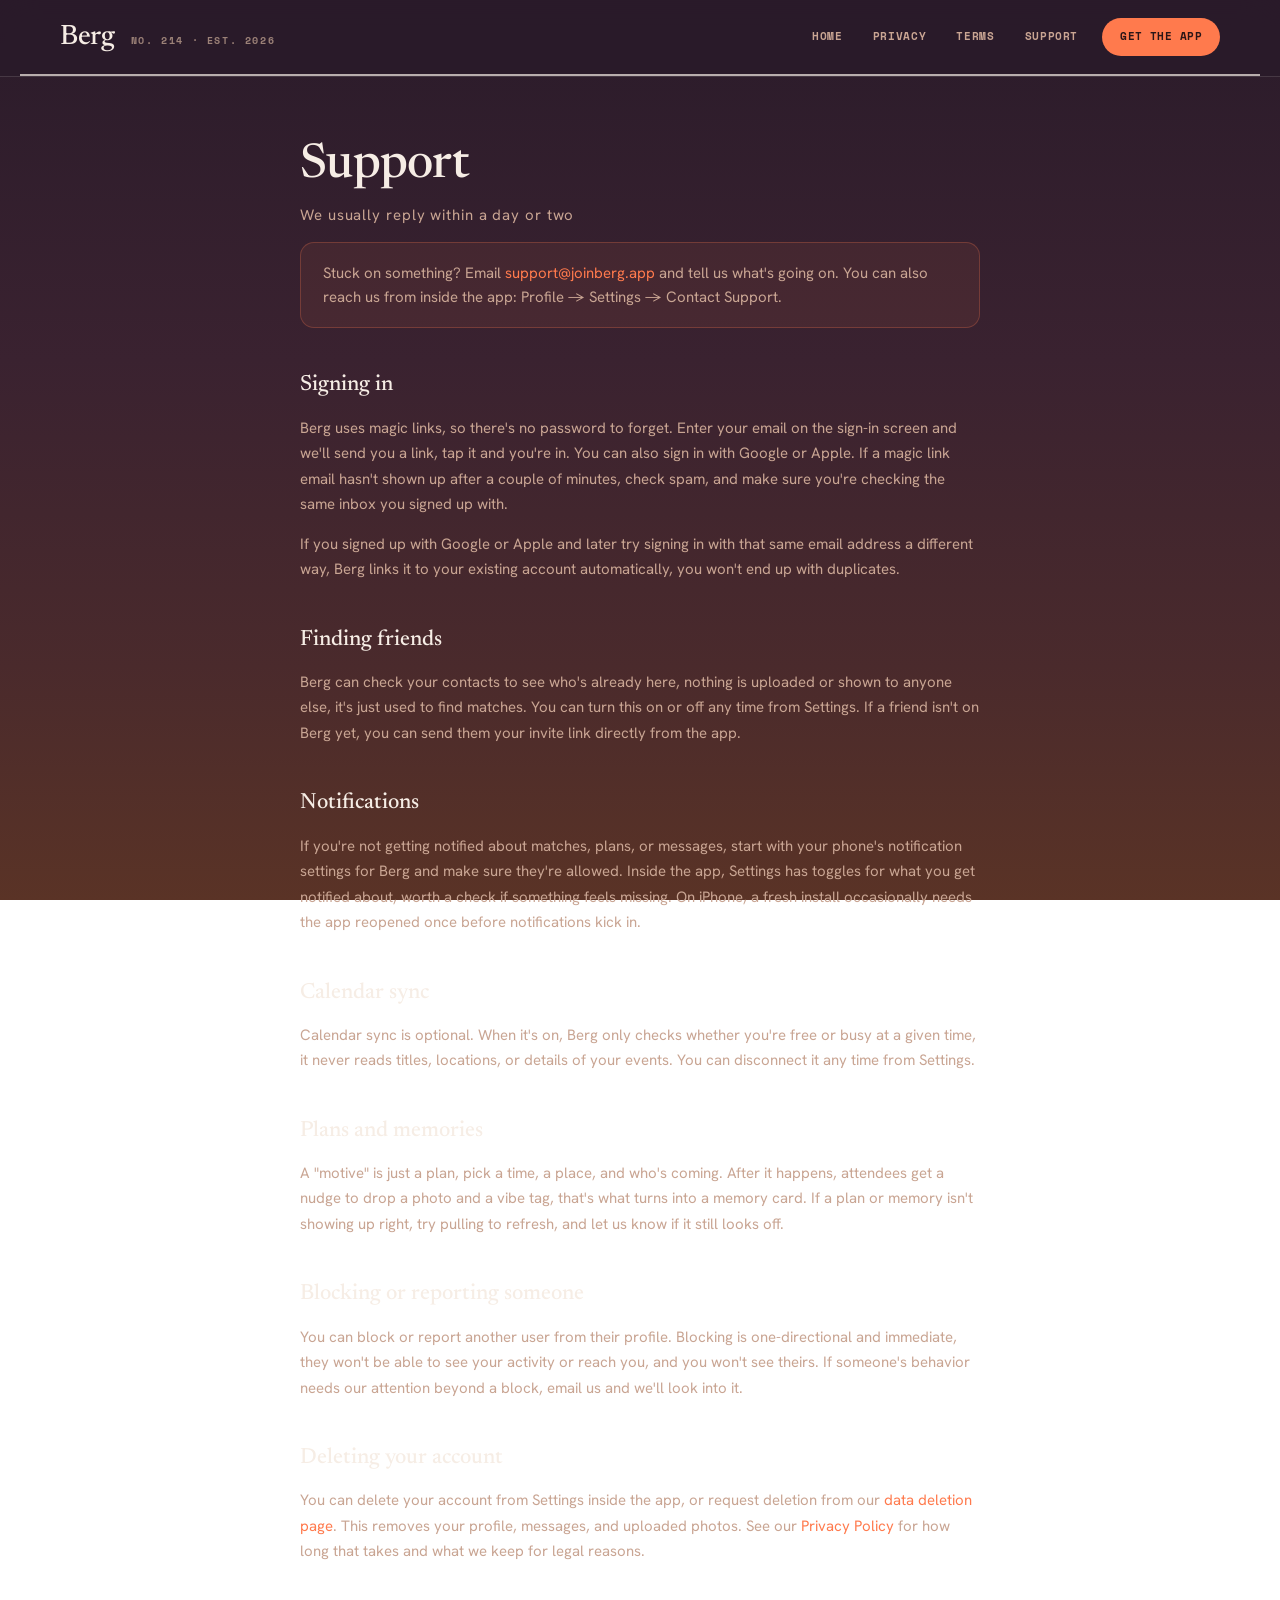
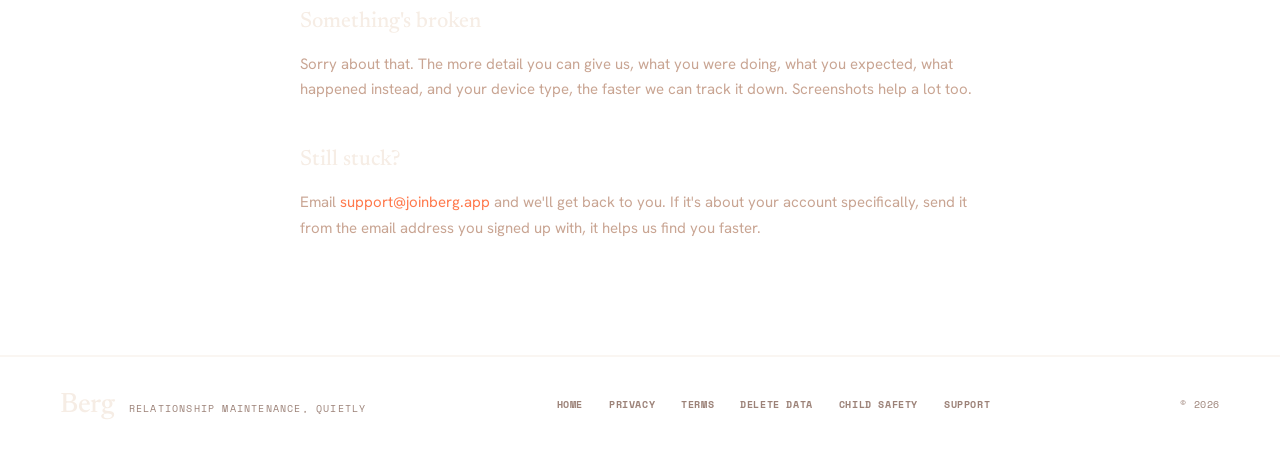
<file: support.html>
<!doctype html>
<html lang="en">
  <head>
    <meta charset="UTF-8" />
    <meta name="viewport" content="width=device-width, initial-scale=1.0" />
    <title>Support — Berg</title>
    <meta
      name="description"
      content="Get help with Berg — account issues, notifications, syncing friends, and more." />
    <link rel="canonical" href="https://joinberg.app/support" />
    <link rel="icon" href="icon.ico" />
    <link rel="stylesheet" href="styles.css" />
  </head>
  <body>
    <nav class="nav" aria-label="Main navigation">
      <div class="nav-inner">
        <div class="nav-brand">
          <a href="index.html" style="color: inherit; text-decoration: none"
            ><span class="nav-wordmark">Berg</span></a
          >
          <span class="nav-edition">No. 214 · Est. 2026</span>
        </div>
        <div class="nav-links">
          <a href="index.html">Home</a>
          <a href="privacy.html">Privacy</a>
          <a href="terms.html">Terms</a>
          <a href="support.html">Support</a>
        </div>
        <a href="index.html" class="nav-cta">Get the app</a>
        <button
          class="nav-hamburger"
          aria-label="Open menu"
          aria-expanded="false">
          <span></span><span></span><span></span>
        </button>
      </div>
      <div class="nav-mobile" aria-hidden="true">
        <a href="index.html">Home</a>
        <a href="privacy.html">Privacy</a>
        <a href="terms.html">Terms</a>
        <a href="support.html">Support</a>
        <a href="index.html" class="nav-mobile-cta">Get the app</a>
      </div>
    </nav>

    <main>
      <div class="legal-page">
        <h1>Support</h1>
        <p class="legal-meta">We usually reply within a day or two</p>

        <div class="legal-highlight">
          Stuck on something? Email
          <a href="mailto:support@joinberg.app">support@joinberg.app</a> and
          tell us what's going on. You can also reach us from inside the app:
          Profile → Settings → Contact Support.
        </div>

        <h2>Signing in</h2>
        <p>
          Berg uses magic links, so there's no password to forget. Enter your
          email on the sign-in screen and we'll send you a link, tap it and
          you're in. You can also sign in with Google or Apple. If a magic
          link email hasn't shown up after a couple of minutes, check spam,
          and make sure you're checking the same inbox you signed up with.
        </p>
        <p>
          If you signed up with Google or Apple and later try signing in with
          that same email address a different way, Berg links it to your
          existing account automatically, you won't end up with duplicates.
        </p>

        <h2>Finding friends</h2>
        <p>
          Berg can check your contacts to see who's already here, nothing is
          uploaded or shown to anyone else, it's just used to find matches.
          You can turn this on or off any time from Settings. If a friend
          isn't on Berg yet, you can send them your invite link directly from
          the app.
        </p>

        <h2>Notifications</h2>
        <p>
          If you're not getting notified about matches, plans, or messages,
          start with your phone's notification settings for Berg and make
          sure they're allowed. Inside the app, Settings has toggles for what
          you get notified about, worth a check if something feels missing.
          On iPhone, a fresh install occasionally needs the app reopened once
          before notifications kick in.
        </p>

        <h2>Calendar sync</h2>
        <p>
          Calendar sync is optional. When it's on, Berg only checks whether
          you're free or busy at a given time, it never reads titles,
          locations, or details of your events. You can disconnect it any
          time from Settings.
        </p>

        <h2>Plans and memories</h2>
        <p>
          A "motive" is just a plan, pick a time, a place, and who's coming.
          After it happens, attendees get a nudge to drop a photo and a vibe
          tag, that's what turns into a memory card. If a plan or memory
          isn't showing up right, try pulling to refresh, and let us know if
          it still looks off.
        </p>

        <h2>Blocking or reporting someone</h2>
        <p>
          You can block or report another user from their profile. Blocking
          is one-directional and immediate, they won't be able to see your
          activity or reach you, and you won't see theirs. If someone's
          behavior needs our attention beyond a block, email us and we'll
          look into it.
        </p>

        <h2>Deleting your account</h2>
        <p>
          You can delete your account from Settings inside the app, or
          request deletion from our
          <a href="delete-data.html">data deletion page</a>. This removes
          your profile, messages, and uploaded photos. See our
          <a href="privacy.html">Privacy Policy</a> for how long that takes
          and what we keep for legal reasons.
        </p>

        <h2>Something's broken</h2>
        <p>
          Sorry about that. The more detail you can give us, what you were
          doing, what you expected, what happened instead, and your device
          type, the faster we can track it down. Screenshots help a lot too.
        </p>

        <h2>Still stuck?</h2>
        <p>
          Email <a href="mailto:support@joinberg.app">support@joinberg.app</a>
          and we'll get back to you. If it's about your account specifically,
          send it from the email address you signed up with, it helps us find
          you faster.
        </p>
      </div>
    </main>

    <footer class="footer" aria-label="Site footer">
      <div class="footer-inner container">
        <div class="footer-brand">
          <span class="nav-wordmark">Berg</span>
          <span class="footer-tagline">Relationship maintenance, quietly</span>
        </div>
        <div class="footer-links">
          <a href="index.html">Home</a>
          <a href="privacy.html">Privacy</a>
          <a href="terms.html">Terms</a>
          <a href="delete-data.html">Delete data</a>
          <a href="csae-standards.html">Child safety</a>
          <a href="support.html">Support</a>
        </div>
        <span class="footer-copy">© 2026</span>
      </div>
    </footer>

    <script>
      const hamburger = document.querySelector(".nav-hamburger");
      const mobileNav = document.querySelector(".nav-mobile");
      hamburger.addEventListener("click", () => {
        const open = hamburger.getAttribute("aria-expanded") === "true";
        hamburger.setAttribute("aria-expanded", String(!open));
        mobileNav.setAttribute("aria-hidden", String(open));
        hamburger.classList.toggle("open");
        mobileNav.classList.toggle("open");
      });
    </script>
  </body>
</html>
</file>
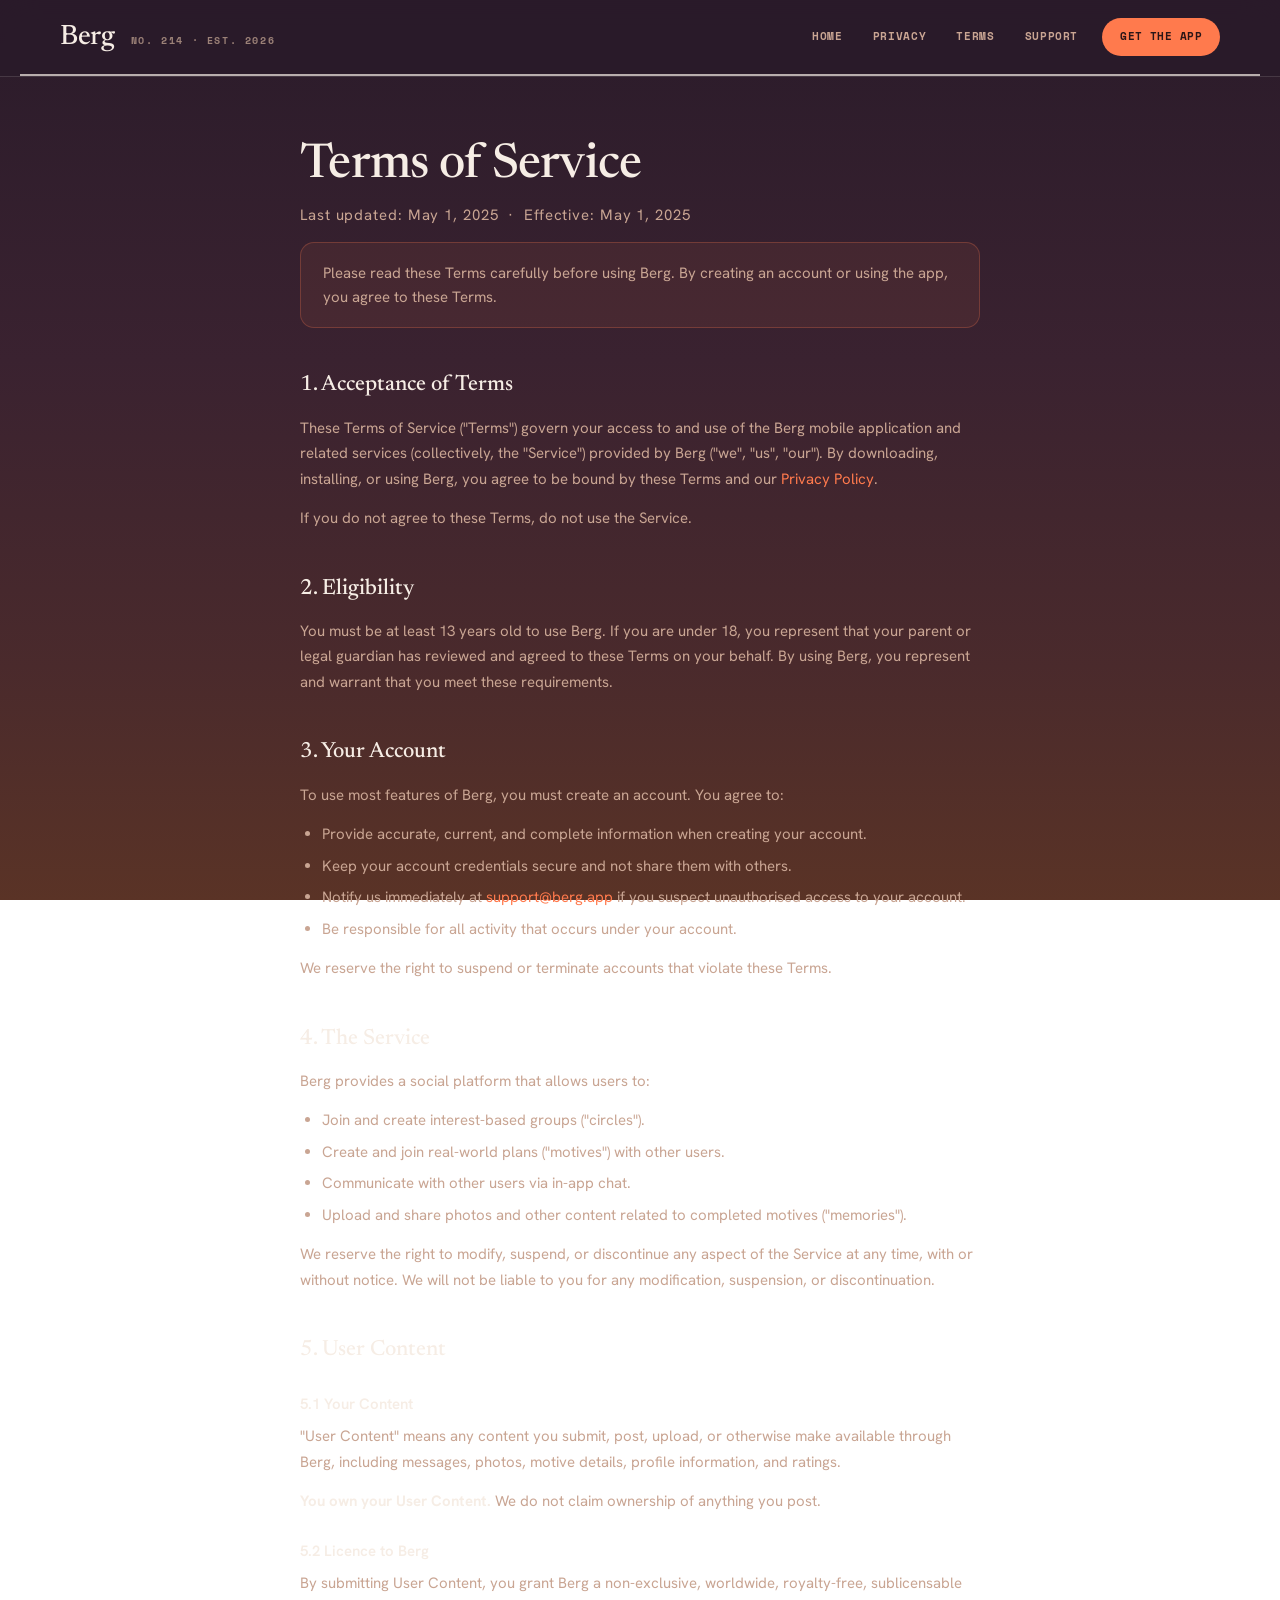
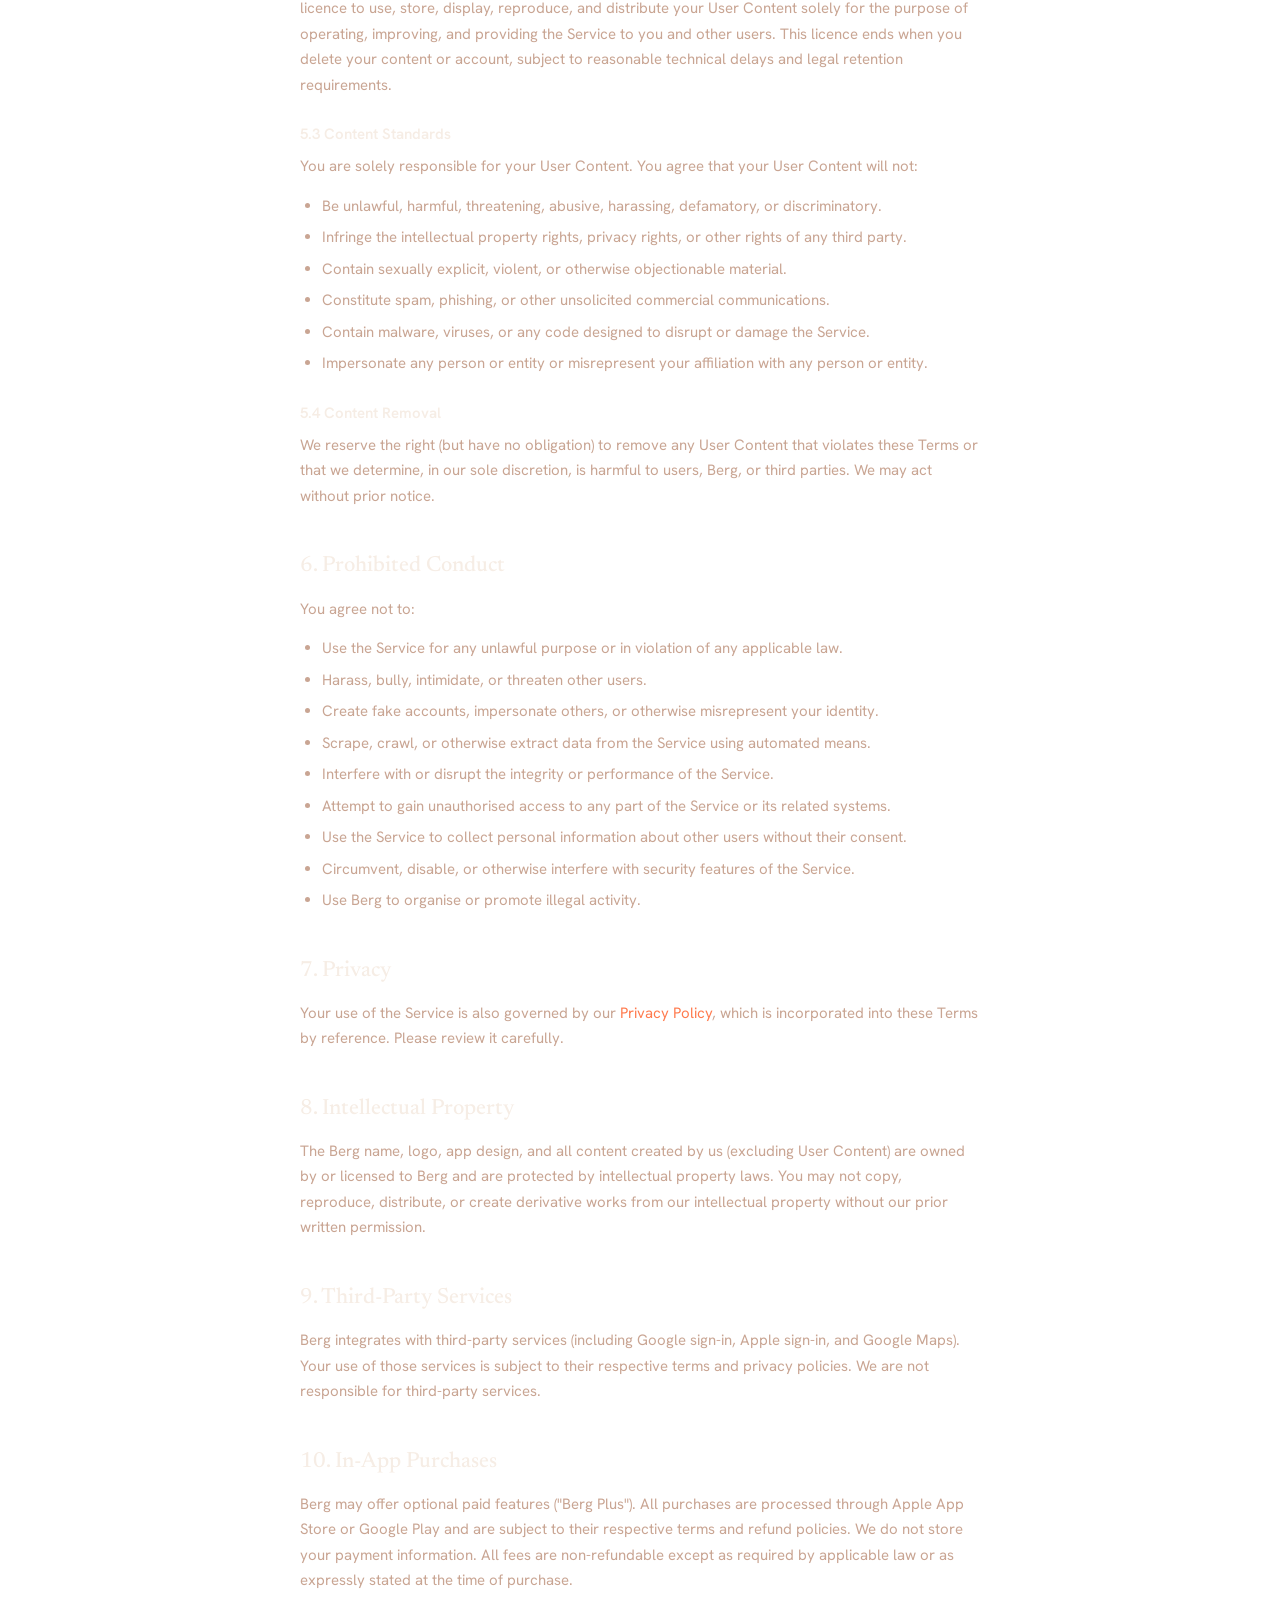
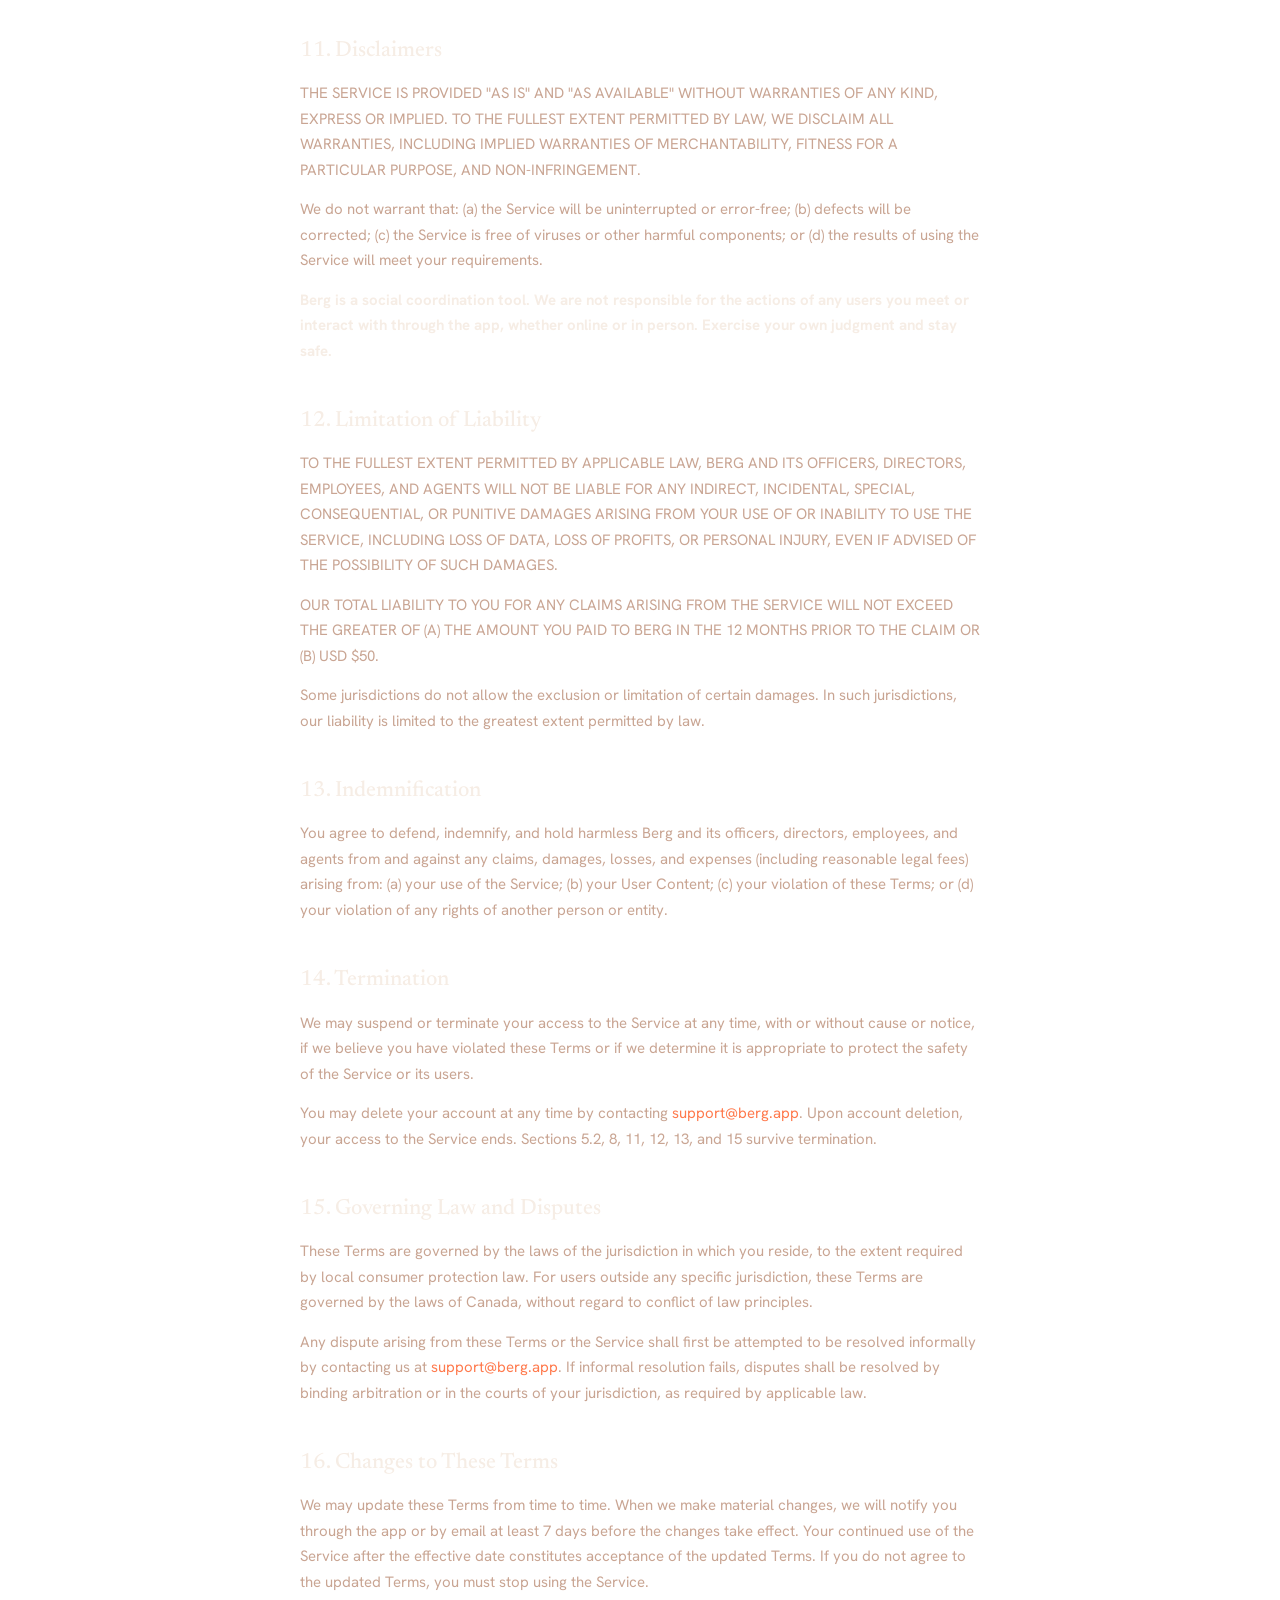
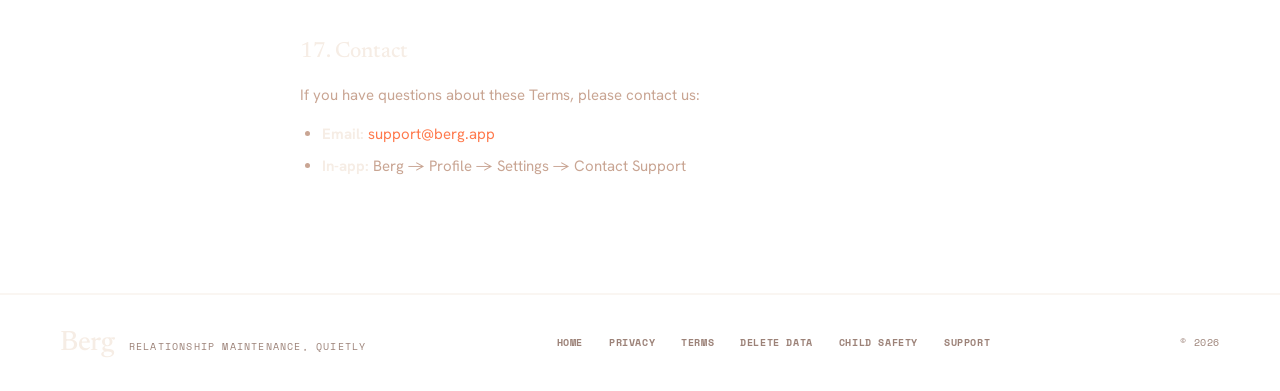
<file: terms.html>
<!doctype html>
<html lang="en">
  <head>
    <meta charset="UTF-8" />
    <meta name="viewport" content="width=device-width, initial-scale=1.0" />
    <title>Terms of Service — Berg</title>
    <meta
      name="description"
      content="Berg Terms of Service — the rules for using the Berg app." />
    <link rel="canonical" href="https://joinberg.app/terms.html" />
    <link rel="icon" href="icon.ico" />
    <link rel="stylesheet" href="styles.css" />
  </head>
  <body>
    <nav class="nav" aria-label="Main navigation">
      <div class="nav-inner">
        <div class="nav-brand">
          <a href="index.html" style="color: inherit; text-decoration: none"
            ><span class="nav-wordmark">Berg</span></a
          >
          <span class="nav-edition">No. 214 · Est. 2026</span>
        </div>
        <div class="nav-links">
          <a href="index.html">Home</a>
          <a href="privacy.html">Privacy</a>
          <a href="terms.html">Terms</a>
          <a href="support.html">Support</a>
        </div>
        <a href="index.html" class="nav-cta">Get the app</a>
        <button
          class="nav-hamburger"
          aria-label="Open menu"
          aria-expanded="false">
          <span></span><span></span><span></span>
        </button>
      </div>
      <div class="nav-mobile" aria-hidden="true">
        <a href="index.html">Home</a>
        <a href="privacy.html">Privacy</a>
        <a href="terms.html">Terms</a>
        <a href="support.html">Support</a>
        <a href="index.html" class="nav-mobile-cta">Get the app</a>
      </div>
    </nav>

    <main>
      <div class="legal-page">
        <h1>Terms of Service</h1>
        <p class="legal-meta">
          Last updated: May 1, 2025 &nbsp;·&nbsp; Effective: May 1, 2025
        </p>

        <div class="legal-highlight">
          Please read these Terms carefully before using Berg. By creating an
          account or using the app, you agree to these Terms.
        </div>

        <h2>1. Acceptance of Terms</h2>
        <p>
          These Terms of Service ("Terms") govern your access to and use of the
          Berg mobile application and related services (collectively, the
          "Service") provided by Berg ("we", "us", "our"). By downloading,
          installing, or using Berg, you agree to be bound by these Terms and
          our <a href="privacy.html">Privacy Policy</a>.
        </p>
        <p>If you do not agree to these Terms, do not use the Service.</p>

        <h2>2. Eligibility</h2>
        <p>
          You must be at least 13 years old to use Berg. If you are under 18,
          you represent that your parent or legal guardian has reviewed and
          agreed to these Terms on your behalf. By using Berg, you represent and
          warrant that you meet these requirements.
        </p>

        <h2>3. Your Account</h2>
        <p>
          To use most features of Berg, you must create an account. You agree
          to:
        </p>
        <ul>
          <li>
            Provide accurate, current, and complete information when creating
            your account.
          </li>
          <li>
            Keep your account credentials secure and not share them with others.
          </li>
          <li>
            Notify us immediately at
            <a href="mailto:support@berg.app">support@berg.app</a> if you
            suspect unauthorised access to your account.
          </li>
          <li>
            Be responsible for all activity that occurs under your account.
          </li>
        </ul>
        <p>
          We reserve the right to suspend or terminate accounts that violate
          these Terms.
        </p>

        <h2>4. The Service</h2>
        <p>Berg provides a social platform that allows users to:</p>
        <ul>
          <li>Join and create interest-based groups ("circles").</li>
          <li>
            Create and join real-world plans ("motives") with other users.
          </li>
          <li>Communicate with other users via in-app chat.</li>
          <li>
            Upload and share photos and other content related to completed
            motives ("memories").
          </li>
        </ul>
        <p>
          We reserve the right to modify, suspend, or discontinue any aspect of
          the Service at any time, with or without notice. We will not be liable
          to you for any modification, suspension, or discontinuation.
        </p>

        <h2>5. User Content</h2>

        <h3>5.1 Your Content</h3>
        <p>
          "User Content" means any content you submit, post, upload, or
          otherwise make available through Berg, including messages, photos,
          motive details, profile information, and ratings.
        </p>
        <p>
          <strong>You own your User Content.</strong> We do not claim ownership
          of anything you post.
        </p>

        <h3>5.2 Licence to Berg</h3>
        <p>
          By submitting User Content, you grant Berg a non-exclusive, worldwide,
          royalty-free, sublicensable licence to use, store, display, reproduce,
          and distribute your User Content solely for the purpose of operating,
          improving, and providing the Service to you and other users. This
          licence ends when you delete your content or account, subject to
          reasonable technical delays and legal retention requirements.
        </p>

        <h3>5.3 Content Standards</h3>
        <p>
          You are solely responsible for your User Content. You agree that your
          User Content will not:
        </p>
        <ul>
          <li>
            Be unlawful, harmful, threatening, abusive, harassing, defamatory,
            or discriminatory.
          </li>
          <li>
            Infringe the intellectual property rights, privacy rights, or other
            rights of any third party.
          </li>
          <li>
            Contain sexually explicit, violent, or otherwise objectionable
            material.
          </li>
          <li>
            Constitute spam, phishing, or other unsolicited commercial
            communications.
          </li>
          <li>
            Contain malware, viruses, or any code designed to disrupt or damage
            the Service.
          </li>
          <li>
            Impersonate any person or entity or misrepresent your affiliation
            with any person or entity.
          </li>
        </ul>

        <h3>5.4 Content Removal</h3>
        <p>
          We reserve the right (but have no obligation) to remove any User
          Content that violates these Terms or that we determine, in our sole
          discretion, is harmful to users, Berg, or third parties. We may act
          without prior notice.
        </p>

        <h2>6. Prohibited Conduct</h2>
        <p>You agree not to:</p>
        <ul>
          <li>
            Use the Service for any unlawful purpose or in violation of any
            applicable law.
          </li>
          <li>Harass, bully, intimidate, or threaten other users.</li>
          <li>
            Create fake accounts, impersonate others, or otherwise misrepresent
            your identity.
          </li>
          <li>
            Scrape, crawl, or otherwise extract data from the Service using
            automated means.
          </li>
          <li>
            Interfere with or disrupt the integrity or performance of the
            Service.
          </li>
          <li>
            Attempt to gain unauthorised access to any part of the Service or
            its related systems.
          </li>
          <li>
            Use the Service to collect personal information about other users
            without their consent.
          </li>
          <li>
            Circumvent, disable, or otherwise interfere with security features
            of the Service.
          </li>
          <li>Use Berg to organise or promote illegal activity.</li>
        </ul>

        <h2>7. Privacy</h2>
        <p>
          Your use of the Service is also governed by our
          <a href="privacy.html">Privacy Policy</a>, which is incorporated into
          these Terms by reference. Please review it carefully.
        </p>

        <h2>8. Intellectual Property</h2>
        <p>
          The Berg name, logo, app design, and all content created by us
          (excluding User Content) are owned by or licensed to Berg and are
          protected by intellectual property laws. You may not copy, reproduce,
          distribute, or create derivative works from our intellectual property
          without our prior written permission.
        </p>

        <h2>9. Third-Party Services</h2>
        <p>
          Berg integrates with third-party services (including Google sign-in,
          Apple sign-in, and Google Maps). Your use of those services is subject
          to their respective terms and privacy policies. We are not responsible
          for third-party services.
        </p>

        <h2>10. In-App Purchases</h2>
        <p>
          Berg may offer optional paid features ("Berg Plus"). All purchases are
          processed through Apple App Store or Google Play and are subject to
          their respective terms and refund policies. We do not store your
          payment information. All fees are non-refundable except as required by
          applicable law or as expressly stated at the time of purchase.
        </p>

        <h2>11. Disclaimers</h2>
        <p>
          THE SERVICE IS PROVIDED "AS IS" AND "AS AVAILABLE" WITHOUT WARRANTIES
          OF ANY KIND, EXPRESS OR IMPLIED. TO THE FULLEST EXTENT PERMITTED BY
          LAW, WE DISCLAIM ALL WARRANTIES, INCLUDING IMPLIED WARRANTIES OF
          MERCHANTABILITY, FITNESS FOR A PARTICULAR PURPOSE, AND
          NON-INFRINGEMENT.
        </p>
        <p>
          We do not warrant that: (a) the Service will be uninterrupted or
          error-free; (b) defects will be corrected; (c) the Service is free of
          viruses or other harmful components; or (d) the results of using the
          Service will meet your requirements.
        </p>
        <p>
          <strong
            >Berg is a social coordination tool. We are not responsible for the
            actions of any users you meet or interact with through the app,
            whether online or in person. Exercise your own judgment and stay
            safe.</strong
          >
        </p>

        <h2>12. Limitation of Liability</h2>
        <p>
          TO THE FULLEST EXTENT PERMITTED BY APPLICABLE LAW, BERG AND ITS
          OFFICERS, DIRECTORS, EMPLOYEES, AND AGENTS WILL NOT BE LIABLE FOR ANY
          INDIRECT, INCIDENTAL, SPECIAL, CONSEQUENTIAL, OR PUNITIVE DAMAGES
          ARISING FROM YOUR USE OF OR INABILITY TO USE THE SERVICE, INCLUDING
          LOSS OF DATA, LOSS OF PROFITS, OR PERSONAL INJURY, EVEN IF ADVISED OF
          THE POSSIBILITY OF SUCH DAMAGES.
        </p>
        <p>
          OUR TOTAL LIABILITY TO YOU FOR ANY CLAIMS ARISING FROM THE SERVICE
          WILL NOT EXCEED THE GREATER OF (A) THE AMOUNT YOU PAID TO BERG IN THE
          12 MONTHS PRIOR TO THE CLAIM OR (B) USD $50.
        </p>
        <p>
          Some jurisdictions do not allow the exclusion or limitation of certain
          damages. In such jurisdictions, our liability is limited to the
          greatest extent permitted by law.
        </p>

        <h2>13. Indemnification</h2>
        <p>
          You agree to defend, indemnify, and hold harmless Berg and its
          officers, directors, employees, and agents from and against any
          claims, damages, losses, and expenses (including reasonable legal
          fees) arising from: (a) your use of the Service; (b) your User
          Content; (c) your violation of these Terms; or (d) your violation of
          any rights of another person or entity.
        </p>

        <h2>14. Termination</h2>
        <p>
          We may suspend or terminate your access to the Service at any time,
          with or without cause or notice, if we believe you have violated these
          Terms or if we determine it is appropriate to protect the safety of
          the Service or its users.
        </p>
        <p>
          You may delete your account at any time by contacting
          <a href="mailto:support@berg.app">support@berg.app</a>. Upon account
          deletion, your access to the Service ends. Sections 5.2, 8, 11, 12,
          13, and 15 survive termination.
        </p>

        <h2>15. Governing Law and Disputes</h2>
        <p>
          These Terms are governed by the laws of the jurisdiction in which you
          reside, to the extent required by local consumer protection law. For
          users outside any specific jurisdiction, these Terms are governed by
          the laws of Canada, without regard to conflict of law principles.
        </p>
        <p>
          Any dispute arising from these Terms or the Service shall first be
          attempted to be resolved informally by contacting us at
          <a href="mailto:support@berg.app">support@berg.app</a>. If informal
          resolution fails, disputes shall be resolved by binding arbitration or
          in the courts of your jurisdiction, as required by applicable law.
        </p>

        <h2>16. Changes to These Terms</h2>
        <p>
          We may update these Terms from time to time. When we make material
          changes, we will notify you through the app or by email at least 7
          days before the changes take effect. Your continued use of the Service
          after the effective date constitutes acceptance of the updated Terms.
          If you do not agree to the updated Terms, you must stop using the
          Service.
        </p>

        <h2>17. Contact</h2>
        <p>If you have questions about these Terms, please contact us:</p>
        <ul>
          <li>
            <strong>Email:</strong>
            <a href="mailto:support@berg.app">support@berg.app</a>
          </li>
          <li>
            <strong>In-app:</strong> Berg → Profile → Settings → Contact Support
          </li>
        </ul>
      </div>
    </main>

    <footer class="footer" aria-label="Site footer">
      <div class="footer-inner container">
        <div class="footer-brand">
          <span class="nav-wordmark">Berg</span>
          <span class="footer-tagline">Relationship maintenance, quietly</span>
        </div>
        <div class="footer-links">
          <a href="index.html">Home</a>
          <a href="privacy.html">Privacy</a>
          <a href="terms.html">Terms</a>
          <a href="delete-data.html">Delete data</a>
          <a href="csae-standards.html">Child safety</a>
          <a href="support.html">Support</a>
        </div>
        <span class="footer-copy">© 2026</span>
      </div>
    </footer>

    <script>
      const hamburger = document.querySelector(".nav-hamburger");
      const mobileNav = document.querySelector(".nav-mobile");
      hamburger.addEventListener("click", () => {
        const open = hamburger.getAttribute("aria-expanded") === "true";
        hamburger.setAttribute("aria-expanded", String(!open));
        mobileNav.setAttribute("aria-hidden", String(open));
        hamburger.classList.toggle("open");
        mobileNav.classList.toggle("open");
      });
    </script>
  </body>
</html>
</file>
<file: styles.css>
@import url('https://fonts.googleapis.com/css2?family=Newsreader:ital,opsz,wght@0,6..72,400..600;1,6..72,400..500&family=Space+Mono:wght@400;700&family=Hanken+Grotesk:wght@400;500;600;700&display=swap');

/* ── Reset & tokens ──────────────────────────────────────────────────────── */
*, *::before, *::after { box-sizing: border-box; margin: 0; padding: 0; }

:root {
  /* colors */
  --bg-grad:       linear-gradient(180deg, #2A1B2A 0%, #3A2230 40%, #4A2A2C 74%, #5A3326 100%);
  --bg-dark:       #2A1B2A;
  --bg-darker:     #191019;
  --bg-light:      #F8F0E9;
  --bg-light-end:  #F1DBD2;
  --text:          #F6EDE5;
  --text-sec:      #C9A593;
  --text-muted:    #9C8278;
  --text-dark:     #30202C;
  --text-dark-sec: #8B7074;
  --accent:        #FF7A4D;
  --accent-dk:     #2A1517;
  --green:         #7FA890;
  --purple:        #A99AD8;
  --border:        rgba(246,237,229,0.14);
  --border-strong: rgba(246,237,229,0.5);
  --border-dark:   rgba(48,32,44,0.10);
  /* type */
  --ff-serif:  'Newsreader', Georgia, serif;
  --ff-mono:   'Space Mono', monospace;
  --ff-body:   'Hanken Grotesk', system-ui, sans-serif;
  /* motion */
  --ease:      cubic-bezier(0.23, 1, 0.32, 1);
}

html { scroll-behavior: smooth; }

body {
  font-family: var(--ff-body);
  background: var(--bg-grad);
  background-attachment: fixed;
  color: var(--text);
  line-height: 1.6;
  -webkit-font-smoothing: antialiased;
  overflow-x: hidden;
  min-height: 100vh;
}

a { text-decoration: none; }
img { max-width: 100%; display: block; }

/* ── Animations ──────────────────────────────────────────────────────────── */
@keyframes bGlow  { 0%,100% { opacity:.5; } 50% { opacity:1; } }
@keyframes bFloat { 0%,100% { transform:translateY(0); } 50% { transform:translateY(-14px); } }
@keyframes bMarquee { from { transform:translateX(0); } to { transform:translateX(-50%); } }
@keyframes dotPulse { 0%,100% { opacity:.5; } 50% { opacity:1; } }

/* ── Scroll reveal ───────────────────────────────────────────────────────── */
.reveal {
  opacity: 0;
  transform: translateY(20px);
  transition: opacity 0.6s var(--ease), transform 0.6s var(--ease);
}
.reveal.revealed { opacity: 1; transform: translateY(0); }
.stagger-1 { transition-delay: 0.08s; }
.stagger-2 { transition-delay: 0.16s; }
.stagger-3 { transition-delay: 0.24s; }
.stagger-4 { transition-delay: 0.32s; }

@media (prefers-reduced-motion: reduce) {
  .reveal { opacity: 1; transform: none; transition: none; }
  * { animation-duration: 0.01ms !important; transition-duration: 0.01ms !important; }
}

/* ── Layout ──────────────────────────────────────────────────────────────── */
.container { max-width: 1240px; margin: 0 auto; padding: 0 40px; }
.container-sm { max-width: 820px; }

/* ── Type helpers ────────────────────────────────────────────────────────── */
.overline {
  font-family: var(--ff-mono);
  font-weight: 700;
  font-size: 11px;
  letter-spacing: .16em;
  text-transform: uppercase;
  margin-bottom: 14px;
}
.overline-orange { color: var(--accent); }
.overline-rust   { color: #B0623E; }

.section-heading {
  font-family: var(--ff-serif);
  font-weight: 500;
  font-size: clamp(36px, 5vw, 52px);
  line-height: 1.05;
  letter-spacing: -.015em;
  color: var(--text);
}
.section-heading-dark { color: var(--text-dark); }

.section-sub {
  font-family: var(--ff-body);
  font-size: 17px;
  line-height: 1.55;
  color: var(--text-sec);
  margin-top: 16px;
}
.section-sub-dark { color: var(--text-dark-sec); }

/* ── Buttons ─────────────────────────────────────────────────────────────── */
.btn-primary {
  font-family: var(--ff-mono);
  font-weight: 700;
  font-size: 13px;
  letter-spacing: .02em;
  color: var(--accent-dk);
  background: var(--accent);
  padding: 16px 26px;
  border-radius: 26px;
  display: inline-flex;
  align-items: center;
  gap: 10px;
  box-shadow: 0 12px 34px -12px rgba(255,122,77,.7);
  transition: transform 160ms var(--ease), box-shadow 160ms var(--ease);
}
.btn-primary:hover { transform: translateY(-2px); box-shadow: 0 18px 40px -10px rgba(255,122,77,.65); }
.btn-primary:active { transform: scale(0.97); }

.btn-ghost {
  font-family: var(--ff-mono);
  font-weight: 700;
  font-size: 13px;
  letter-spacing: .02em;
  color: var(--text);
  border: 1px solid rgba(246,237,229,.28);
  padding: 16px 24px;
  border-radius: 26px;
  display: inline-flex;
  align-items: center;
  gap: 10px;
  transition: border-color 160ms, background 160ms;
}
.btn-ghost:hover { border-color: rgba(246,237,229,.5); background: rgba(246,237,229,.06); }
.btn-ghost:active { transform: scale(0.97); }

/* Store badges — icon + two-line label, reusing the primary/ghost button shells above */
.btn-store { padding-top: 11px; padding-bottom: 11px; text-align: left; }
.btn-store-icon { width: 24px; height: 24px; flex-shrink: 0; }
.btn-store-eyebrow {
  display: block;
  font-family: var(--ff-body);
  font-weight: 400;
  font-size: 9px;
  letter-spacing: .02em;
  opacity: .8;
  margin-bottom: 2px;
}

/* ── Nav ─────────────────────────────────────────────────────────────────── */
.nav {
  position: sticky;
  top: 0;
  z-index: 200;
  background: rgba(42,27,42,0.85);
  backdrop-filter: blur(20px);
  -webkit-backdrop-filter: blur(20px);
  border-bottom: 1px solid var(--border);
}

.nav-inner {
  max-width: 1240px;
  margin: 0 auto;
  padding: 18px 40px;
  display: flex;
  align-items: center;
  justify-content: space-between;
  gap: 24px;
  border-bottom: 2px solid rgba(246,237,229,.7);
}

.nav-brand { display: flex; align-items: baseline; gap: 16px; }

.nav-wordmark {
  font-family: var(--ff-serif);
  font-weight: 500;
  font-size: 28px;
  line-height: 1;
  letter-spacing: -.01em;
  color: var(--text);
}

.nav-edition {
  font-family: var(--ff-mono);
  font-weight: 600;
  font-size: 10px;
  letter-spacing: .16em;
  text-transform: uppercase;
  color: var(--text-muted);
}

.nav-links {
  display: flex;
  align-items: center;
  gap: 30px;
  flex: 1;
  justify-content: flex-end;
}
.nav-links a {
  font-family: var(--ff-mono);
  font-weight: 600;
  font-size: 11px;
  letter-spacing: .06em;
  text-transform: uppercase;
  color: var(--text-sec);
  transition: color 140ms;
}
.nav-links a:hover { color: var(--text); }

.nav-cta {
  font-family: var(--ff-mono);
  font-weight: 700;
  font-size: 11px;
  letter-spacing: .04em;
  text-transform: uppercase;
  color: var(--accent-dk);
  background: var(--accent);
  padding: 10px 18px;
  border-radius: 22px;
  white-space: nowrap;
  transition: transform 140ms, box-shadow 140ms;
}
.nav-cta:hover { transform: translateY(-1px); box-shadow: 0 8px 20px -6px rgba(255,122,77,.6); }

.nav-hamburger {
  display: none;
  flex-direction: column;
  gap: 5px;
  background: none;
  border: none;
  cursor: pointer;
  padding: 4px;
}
.nav-hamburger span {
  display: block;
  width: 22px;
  height: 2px;
  background: var(--text);
  border-radius: 2px;
  transition: transform 240ms var(--ease), opacity 240ms;
}
.nav-hamburger.open span:nth-child(1) { transform: translateY(7px) rotate(45deg); }
.nav-hamburger.open span:nth-child(2) { opacity: 0; }
.nav-hamburger.open span:nth-child(3) { transform: translateY(-7px) rotate(-45deg); }

.nav-mobile {
  display: none;
  flex-direction: column;
  gap: 0;
  max-height: 0;
  overflow: hidden;
  transition: max-height 300ms var(--ease);
}
.nav-mobile.open { max-height: 400px; }
.nav-mobile a {
  font-family: var(--ff-mono);
  font-size: 13px;
  color: var(--text-sec);
  padding: 14px 40px;
  border-bottom: 1px solid var(--border);
  transition: color 140ms;
}
.nav-mobile a:hover { color: var(--text); }
.nav-mobile-cta {
  font-weight: 700 !important;
  color: var(--accent) !important;
}

/* ── Hero ────────────────────────────────────────────────────────────────── */
.hero { padding: 64px 0 40px; }

.hero-inner {
  max-width: 1240px;
  margin: 0 auto;
  padding: 0 40px;
  display: grid;
  grid-template-columns: 1.05fr 0.95fr;
  gap: 48px;
  align-items: center;
}

.hero-eyebrow {
  display: inline-flex;
  align-items: center;
  gap: 9px;
  font-family: var(--ff-mono);
  font-weight: 700;
  font-size: 11px;
  letter-spacing: .14em;
  text-transform: uppercase;
  color: var(--accent-dk);
  background: var(--accent);
  padding: 7px 13px;
  border-radius: 22px;
}
.hero-eyebrow-dot {
  width: 6px;
  height: 6px;
  border-radius: 50%;
  background: var(--accent-dk);
  animation: dotPulse 2s infinite;
  flex-shrink: 0;
}

.hero-headline {
  font-family: var(--ff-serif);
  font-weight: 500;
  font-size: clamp(48px, 6vw, 74px);
  line-height: 1.02;
  letter-spacing: -.02em;
  color: var(--text);
  margin-top: 22px;
}
.hero-headline em {
  font-style: italic;
  color: var(--accent);
}

.hero-sub {
  font-family: var(--ff-body);
  font-size: 19px;
  line-height: 1.55;
  color: var(--text-sec);
  max-width: 520px;
  margin-top: 22px;
}
.hero-sub-em { font-style: italic; color: var(--text); }

.hero-actions {
  display: flex;
  align-items: center;
  gap: 14px;
  margin-top: 32px;
  flex-wrap: wrap;
}

.hero-social-proof {
  display: flex;
  align-items: center;
  gap: 12px;
  margin-top: 30px;
}
.avatar-stack { display: flex; }
.av {
  width: 30px;
  height: 30px;
  border-radius: 50%;
  border: 2px solid var(--bg-dark);
  flex-shrink: 0;
}
.av + .av { margin-left: -9px; }
.av-orange  { background: linear-gradient(135deg,#FF8A5C,#D8512F); }
.av-green   { background: linear-gradient(135deg,#7FA890,#46604F); }
.av-purple  { background: linear-gradient(135deg,#A99AD8,#5E4C95); }
.av-xs { width: 20px; height: 20px; }
.social-proof-text {
  font-family: var(--ff-mono);
  font-weight: 500;
  font-size: 12px;
  color: var(--text-muted);
}

/* Phone visual */
.hero-visual {
  display: flex;
  justify-content: center;
  position: relative;
}
.hero-glow {
  position: absolute;
  top: 50%;
  left: 50%;
  width: 400px;
  height: 400px;
  margin: -200px 0 0 -200px;
  border-radius: 50%;
  background: radial-gradient(circle, rgba(255,122,77,.3), transparent 66%);
  animation: bGlow 6s ease-in-out infinite;
  pointer-events: none;
}
.phone-float {
  position: relative;
  animation: bFloat 7s ease-in-out infinite;
  z-index: 1;
}
.phone-frame {
  width: 260px;
  background: #1C1018;
  border-radius: 40px;
  border: 1.5px solid rgba(255,255,255,.12);
  overflow: hidden;
  box-shadow: 0 40px 80px rgba(0,0,0,.5);
  position: relative;
}
.phone-notch {
  width: 90px;
  height: 22px;
  background: #1C1018;
  border-radius: 0 0 16px 16px;
  margin: 0 auto;
  position: relative;
  z-index: 2;
}
.phone-screen { padding: 12px 16px 24px; }

.app-bar {
  display: flex;
  align-items: center;
  justify-content: space-between;
  margin-bottom: 14px;
}
.app-bar-title {
  font-family: var(--ff-serif);
  font-size: 18px;
  font-style: italic;
  color: var(--text);
}
.app-bar-av {
  width: 28px;
  height: 28px;
  border-radius: 50%;
  background: linear-gradient(135deg,#7FA890,#46604F);
}

.app-prompt-card {
  background: rgba(255,255,255,.06);
  border: 1px solid rgba(255,255,255,.1);
  border-radius: 16px;
  padding: 14px;
  margin-bottom: 12px;
}
.app-prompt-label {
  font-family: var(--ff-mono);
  font-size: 8px;
  letter-spacing: .12em;
  color: var(--accent);
  margin-bottom: 6px;
}
.app-prompt-q {
  font-family: var(--ff-body);
  font-weight: 600;
  font-size: 11px;
  color: var(--text);
  line-height: 1.4;
  margin-bottom: 10px;
}
.app-prompt-opts { display: flex; flex-direction: column; gap: 6px; }
.app-opt {
  font-family: var(--ff-body);
  font-size: 10px;
  color: var(--text-sec);
  background: rgba(255,255,255,.05);
  border: 1px solid rgba(255,255,255,.08);
  border-radius: 8px;
  padding: 7px 9px;
}
.app-opt--active {
  border-color: rgba(255,122,77,.5);
  background: rgba(255,122,77,.1);
  color: var(--text);
}

.app-match-row {
  display: flex;
  align-items: center;
  gap: 10px;
  background: rgba(255,255,255,.05);
  border: 1px solid rgba(255,255,255,.08);
  border-radius: 12px;
  padding: 10px 12px;
}
.app-match-av {
  width: 28px;
  height: 28px;
  border-radius: 50%;
  background: linear-gradient(135deg,#FF8A5C,#D8512F);
  flex-shrink: 0;
}
.app-match-name {
  font-family: var(--ff-body);
  font-weight: 600;
  font-size: 10px;
  color: var(--text);
}
.app-match-sub {
  font-family: var(--ff-body);
  font-size: 9px;
  color: var(--text-muted);
  margin-top: 2px;
}
.app-match-badge {
  margin-left: auto;
  font-size: 16px;
  flex-shrink: 0;
}

/* floating badges */
.float-badge {
  position: absolute;
  display: flex;
  align-items: center;
  gap: 8px;
  background: rgba(42,27,42,.9);
  border: 1px solid rgba(255,255,255,.16);
  border-radius: 20px;
  padding: 8px 14px;
  font-family: var(--ff-mono);
  font-size: 10px;
  color: var(--text);
  white-space: nowrap;
  backdrop-filter: blur(12px);
}
.float-badge--tl { top: 12%; left: -18%; }
.float-badge--br { bottom: 14%; right: -20%; }
.fb-avatars { display: flex; }
.fb-star { color: var(--accent); font-size: 12px; }

/* ── Marquee ─────────────────────────────────────────────────────────────── */
.marquee-strip {
  border-top: 1px solid var(--border);
  border-bottom: 1px solid var(--border);
  overflow: hidden;
  padding: 16px 0;
  margin-top: 20px;
}
.marquee-track {
  display: flex;
  width: max-content;
  animation: bMarquee 32s linear infinite;
}
.marquee-inner {
  display: flex;
  align-items: center;
  gap: 34px;
  padding-right: 34px;
  font-family: var(--ff-serif);
  font-size: 22px;
  color: var(--text-muted);
}
.marquee-inner em { font-style: italic; }
.dot { font-size: 14px; }
.dot-orange { color: var(--accent); }
.dot-green  { color: var(--green); }
.dot-purple { color: var(--purple); }

/* ── The Loop (light section) ────────────────────────────────────────────── */
.section-loop {
  background: linear-gradient(180deg, var(--bg-light) 0%, var(--bg-light-end) 100%);
  color: var(--text-dark);
  padding: 88px 0;
}
.loop-intro { max-width: 640px; margin-bottom: 52px; }

.loop-grid {
  display: grid;
  grid-template-columns: repeat(4, 1fr);
  gap: 20px;
}
.loop-card {
  background: #fff;
  border: 1px solid var(--border-dark);
  border-radius: 22px;
  padding: 26px 22px;
}
.loop-card--dark {
  background: #30202C;
  border-color: transparent;
}
.loop-num {
  font-family: var(--ff-mono);
  font-weight: 700;
  font-size: 13px;
}
.loop-icon {
  width: 44px;
  height: 44px;
  border-radius: 13px;
  display: flex;
  align-items: center;
  justify-content: center;
  font-size: 22px;
  margin: 16px 0 14px;
}
.loop-title {
  font-family: var(--ff-serif);
  font-weight: 600;
  font-size: 21px;
  color: var(--text-dark);
  margin-bottom: 8px;
}
.loop-desc {
  font-family: var(--ff-body);
  font-size: 14px;
  line-height: 1.5;
  color: var(--text-dark-sec);
}

/* ── Pull quote ──────────────────────────────────────────────────────────── */
.section-quote {
  padding: 96px 0;
  text-align: center;
}
.pull-quote {
  font-family: var(--ff-serif);
  font-weight: 400;
  font-size: clamp(28px, 4vw, 46px);
  line-height: 1.18;
  letter-spacing: -.01em;
  color: var(--text);
  margin-top: 22px;
  font-style: normal;
}
.pull-quote em { font-style: italic; color: var(--accent); }
.em-green { font-style: italic; color: var(--green) !important; }

/* ── Features grid ───────────────────────────────────────────────────────── */
.section-features { padding: 20px 0 60px; }

.features-header {
  display: flex;
  align-items: baseline;
  justify-content: space-between;
  padding-bottom: 20px;
  border-bottom: 1px solid var(--border);
  margin-bottom: 28px;
}
.features-sub {
  font-family: var(--ff-mono);
  font-weight: 600;
  font-size: 11px;
  letter-spacing: .06em;
  text-transform: uppercase;
  color: var(--text-muted);
  white-space: nowrap;
}

.features-grid {
  display: grid;
  grid-template-columns: repeat(3, 1fr);
  gap: 16px;
}
.feat-card {
  background: rgba(255,255,255,.06);
  border: 1px solid rgba(255,255,255,.12);
  border-radius: 20px;
  padding: 24px;
  transition: border-color 200ms, background 200ms;
}
.feat-card:hover {
  background: rgba(255,255,255,.09);
  border-color: rgba(255,255,255,.18);
}
.feat-icon { font-size: 24px; }
.feat-title {
  font-family: var(--ff-serif);
  font-weight: 600;
  font-size: 20px;
  color: var(--text);
  margin-top: 12px;
  margin-bottom: 8px;
}
.feat-desc {
  font-family: var(--ff-body);
  font-size: 14px;
  line-height: 1.5;
  color: var(--text-sec);
}

/* ── Restraint ───────────────────────────────────────────────────────────── */
.section-restraint { padding: 20px 0 80px; }

.restraint-card {
  background: var(--bg-darker);
  border: 1px solid rgba(255,255,255,.08);
  border-radius: 32px;
  padding: 64px 56px;
  position: relative;
  overflow: hidden;
}
.restraint-glow {
  position: absolute;
  bottom: -90px;
  right: -60px;
  width: 340px;
  height: 340px;
  border-radius: 50%;
  background: radial-gradient(circle, rgba(255,122,77,.22), transparent 66%);
  pointer-events: none;
}
.restraint-body { position: relative; max-width: 760px; }
.restraint-heading {
  font-family: var(--ff-serif);
  font-weight: 500;
  font-size: clamp(32px, 4.5vw, 54px);
  line-height: 1.05;
  letter-spacing: -.015em;
  color: var(--text);
  margin-top: 16px;
}
.restraint-sub {
  font-family: var(--ff-body);
  font-size: 18px;
  line-height: 1.55;
  color: var(--text-sec);
  margin-top: 18px;
}
.restraint-metric {
  margin-top: 36px;
}
.restraint-metric span {
  font-family: var(--ff-serif);
  font-style: italic;
  font-size: 20px;
  color: var(--text);
  background: rgba(255,122,77,.14);
  border: 1px solid rgba(255,122,77,.4);
  padding: 14px 22px;
  border-radius: 26px;
  display: inline-block;
}

/* ── Hero founding note ──────────────────────────────────────────────────── */
.hero-founding-note {
  display: flex;
  align-items: center;
  gap: 8px;
  margin-top: 18px;
  font-family: var(--ff-mono);
  font-size: 12px;
  color: var(--text-muted);
}
.hero-founding-note .fn-dot {
  width: 5px;
  height: 5px;
  border-radius: 50%;
  background: var(--accent);
  flex-shrink: 0;
}

/* ── Founding circles ────────────────────────────────────────────────────── */
.section-founding { padding: 20px 0 80px; }
.founding-inner {
  display: grid;
  grid-template-columns: 1.1fr 0.9fr;
  gap: 56px;
  align-items: start;
}
.founding-heading {
  font-family: var(--ff-serif);
  font-weight: 500;
  font-size: clamp(32px, 4.2vw, 48px);
  line-height: 1.08;
  letter-spacing: -.015em;
  color: var(--text);
  margin-top: 14px;
}
.founding-heading em { font-style: italic; color: var(--accent); }
.founding-body {
  font-family: var(--ff-body);
  font-size: 17px;
  line-height: 1.6;
  color: var(--text-sec);
  margin-top: 20px;
}
.founding-perks {
  display: flex;
  flex-direction: column;
  gap: 12px;
  margin-top: 26px;
}
.founding-perk {
  display: flex;
  align-items: baseline;
  gap: 10px;
  font-family: var(--ff-body);
  font-size: 15px;
  color: var(--text-sec);
}
.founding-perk::before {
  content: '';
  width: 5px;
  height: 5px;
  border-radius: 50%;
  background: var(--accent);
  flex-shrink: 0;
  transform: translateY(-3px);
}
.founding-perk strong { color: var(--text); font-weight: 600; }
.founding-cost {
  font-family: var(--ff-body);
  font-size: 15px;
  color: var(--text-muted);
  margin-top: 22px;
}
.founding-count {
  font-family: var(--ff-mono);
  font-size: 13px;
  color: var(--text-muted);
  margin-top: 28px;
  min-height: 1.4em;
}
.founding-count strong { color: var(--text); font-weight: 700; }

/* Capture form card */
.founding-form-card {
  background: rgba(255,255,255,.05);
  border: 1px solid rgba(255,255,255,.12);
  border-radius: 24px;
  padding: 32px;
}
.founding-form-title {
  font-family: var(--ff-serif);
  font-weight: 600;
  font-size: 22px;
  color: var(--text);
  margin-bottom: 20px;
}
.field { margin-bottom: 16px; }
.field label {
  display: block;
  font-family: var(--ff-mono);
  font-size: 10px;
  font-weight: 700;
  letter-spacing: .08em;
  text-transform: uppercase;
  color: var(--text-muted);
  margin-bottom: 7px;
}
.field input,
.field textarea {
  width: 100%;
  font-family: var(--ff-body);
  font-size: 15px;
  color: var(--text);
  background: rgba(255,255,255,.05);
  border: 1px solid rgba(255,255,255,.16);
  border-radius: 12px;
  padding: 12px 14px;
  transition: border-color 160ms, background 160ms;
}
.field input::placeholder,
.field textarea::placeholder { color: var(--text-muted); }
.field input:focus,
.field textarea:focus {
  outline: none;
  border-color: rgba(255,122,77,.55);
  background: rgba(255,255,255,.08);
}
.field textarea { resize: vertical; min-height: 76px; line-height: 1.5; }
.field-hint {
  font-family: var(--ff-body);
  font-size: 12px;
  line-height: 1.5;
  color: var(--text-muted);
  margin-top: 4px;
}
.hp-field {
  position: absolute;
  left: -9999px;
  width: 1px;
  height: 1px;
  overflow: hidden;
}
.founding-submit { width: 100%; text-align: center; border: none; cursor: pointer; margin-top: 6px; }
.founding-submit:disabled { opacity: .55; cursor: not-allowed; transform: none !important; }
.form-msg {
  font-family: var(--ff-body);
  font-size: 14px;
  line-height: 1.5;
  margin-top: 14px;
}
.form-msg--error { color: #E8917A; }
.form-msg--success {
  font-family: var(--ff-serif);
  font-size: 17px;
  color: var(--text);
}
.form-msg--success strong { color: var(--accent); }

/* ── Final CTA ───────────────────────────────────────────────────────────── */
.section-cta { padding: 40px 0 100px; }
.cta-heading {
  font-family: var(--ff-serif);
  font-weight: 500;
  font-size: clamp(40px, 5.5vw, 60px);
  line-height: 1.03;
  letter-spacing: -.02em;
  color: var(--text);
  margin: 0 auto;
}
.cta-sub {
  font-family: var(--ff-body);
  font-size: 18px;
  color: var(--text-sec);
  margin-top: 18px;
}
.cta-actions {
  display: flex;
  align-items: center;
  justify-content: center;
  gap: 14px;
  margin-top: 34px;
  flex-wrap: wrap;
}

/* ── Footer ──────────────────────────────────────────────────────────────── */
.footer {
  border-top: 2px solid var(--border-strong);
}
.footer-inner {
  display: flex;
  align-items: center;
  justify-content: space-between;
  flex-wrap: wrap;
  gap: 20px;
  padding-top: 34px;
  padding-bottom: 34px;
}
.footer-brand { display: flex; align-items: baseline; gap: 14px; }
.footer-tagline {
  font-family: var(--ff-mono);
  font-size: 10px;
  letter-spacing: .12em;
  text-transform: uppercase;
  color: var(--text-muted);
}
.footer-links {
  display: flex;
  align-items: center;
  gap: 26px;
  flex-wrap: wrap;
}
.footer-links a {
  font-family: var(--ff-mono);
  font-weight: 600;
  font-size: 10px;
  letter-spacing: .06em;
  text-transform: uppercase;
  color: var(--text-muted);
  transition: color 140ms;
}
.footer-links a:hover { color: var(--text); }
.footer-copy {
  font-family: var(--ff-mono);
  font-size: 10px;
  letter-spacing: .06em;
  text-transform: uppercase;
  color: var(--text-muted);
}

/* ── Responsive ──────────────────────────────────────────────────────────── */
@media (max-width: 1024px) {
  .loop-grid { grid-template-columns: repeat(2, 1fr); }
  .features-grid { grid-template-columns: repeat(2, 1fr); }
  .float-badge--tl { left: -8%; }
  .float-badge--br { right: -10%; }
}

@media (max-width: 820px) {
  .container { padding: 0 24px; }
  .hero-inner {
    grid-template-columns: 1fr;
    padding: 0 24px;
    gap: 40px;
  }
  .hero-visual { order: -1; }
  .founding-inner { grid-template-columns: 1fr; gap: 40px; }
  .hero-glow { width: 260px; height: 260px; margin: -130px 0 0 -130px; }
  .phone-frame { width: 220px; }
  .float-badge { display: none; }
  .nav-inner { padding: 16px 24px; }
  .nav-edition { display: none; }
  .restraint-card { padding: 40px 28px; }
  .loop-grid { grid-template-columns: repeat(2, 1fr); }
}

@media (max-width: 640px) {
  .nav-links { display: none; }
  .nav-cta { display: none; }
  .nav-hamburger { display: flex; }
  .nav-mobile { display: flex; }
  .hero { padding: 40px 0 20px; }
  .hero-sub { font-size: 16px; }
  .hero-headline { font-size: 40px; }
  .loop-grid { grid-template-columns: 1fr; }
  .features-grid { grid-template-columns: 1fr; }
  .features-header { flex-direction: column; gap: 8px; }
  .footer-inner { flex-direction: column; align-items: flex-start; gap: 16px; }
  .footer-links { gap: 16px; }
  .pull-quote { font-size: 24px; }
  .restraint-card { padding: 32px 24px; }
  .founding-form-card { padding: 24px 20px; }
}

/* ── Legal pages ─────────────────────────────────────────────────────────── */
.legal-page {
  max-width: 760px;
  margin: 0 auto;
  padding: 64px 40px 100px;
}
.legal-page h1 {
  font-family: var(--ff-serif);
  font-weight: 500;
  font-size: clamp(32px, 4vw, 48px);
  line-height: 1.05;
  letter-spacing: -.015em;
  color: var(--text);
  margin-bottom: 12px;
}
.legal-page h2 {
  font-family: var(--ff-serif);
  font-weight: 500;
  font-size: 22px;
  color: var(--text);
  margin: 40px 0 12px;
}
.legal-page h3 {
  font-family: var(--ff-body);
  font-weight: 600;
  font-size: 15px;
  color: var(--text);
  margin: 24px 0 8px;
}
.legal-page p {
  font-family: var(--ff-body);
  font-size: 15px;
  line-height: 1.7;
  color: var(--text-sec);
  margin-bottom: 14px;
}
.legal-page ul, .legal-page ol {
  padding-left: 22px;
  margin-bottom: 14px;
}
.legal-page li {
  font-family: var(--ff-body);
  font-size: 15px;
  line-height: 1.7;
  color: var(--text-sec);
  margin-bottom: 6px;
}
.legal-page a { color: var(--accent); }
.legal-page a:hover { text-decoration: underline; }
.legal-page strong { color: var(--text); }

.legal-meta {
  font-family: var(--ff-mono);
  font-size: 12px;
  letter-spacing: .06em;
  color: var(--text-muted);
  margin-bottom: 28px;
}

.legal-highlight {
  background: rgba(255,122,77,.08);
  border: 1px solid rgba(255,122,77,.25);
  border-radius: 14px;
  padding: 18px 22px;
  font-family: var(--ff-body);
  font-size: 15px;
  line-height: 1.6;
  color: var(--text-sec);
  margin-bottom: 36px;
}

@media (max-width: 640px) {
  .legal-page { padding: 40px 24px 80px; }
}
</file>
